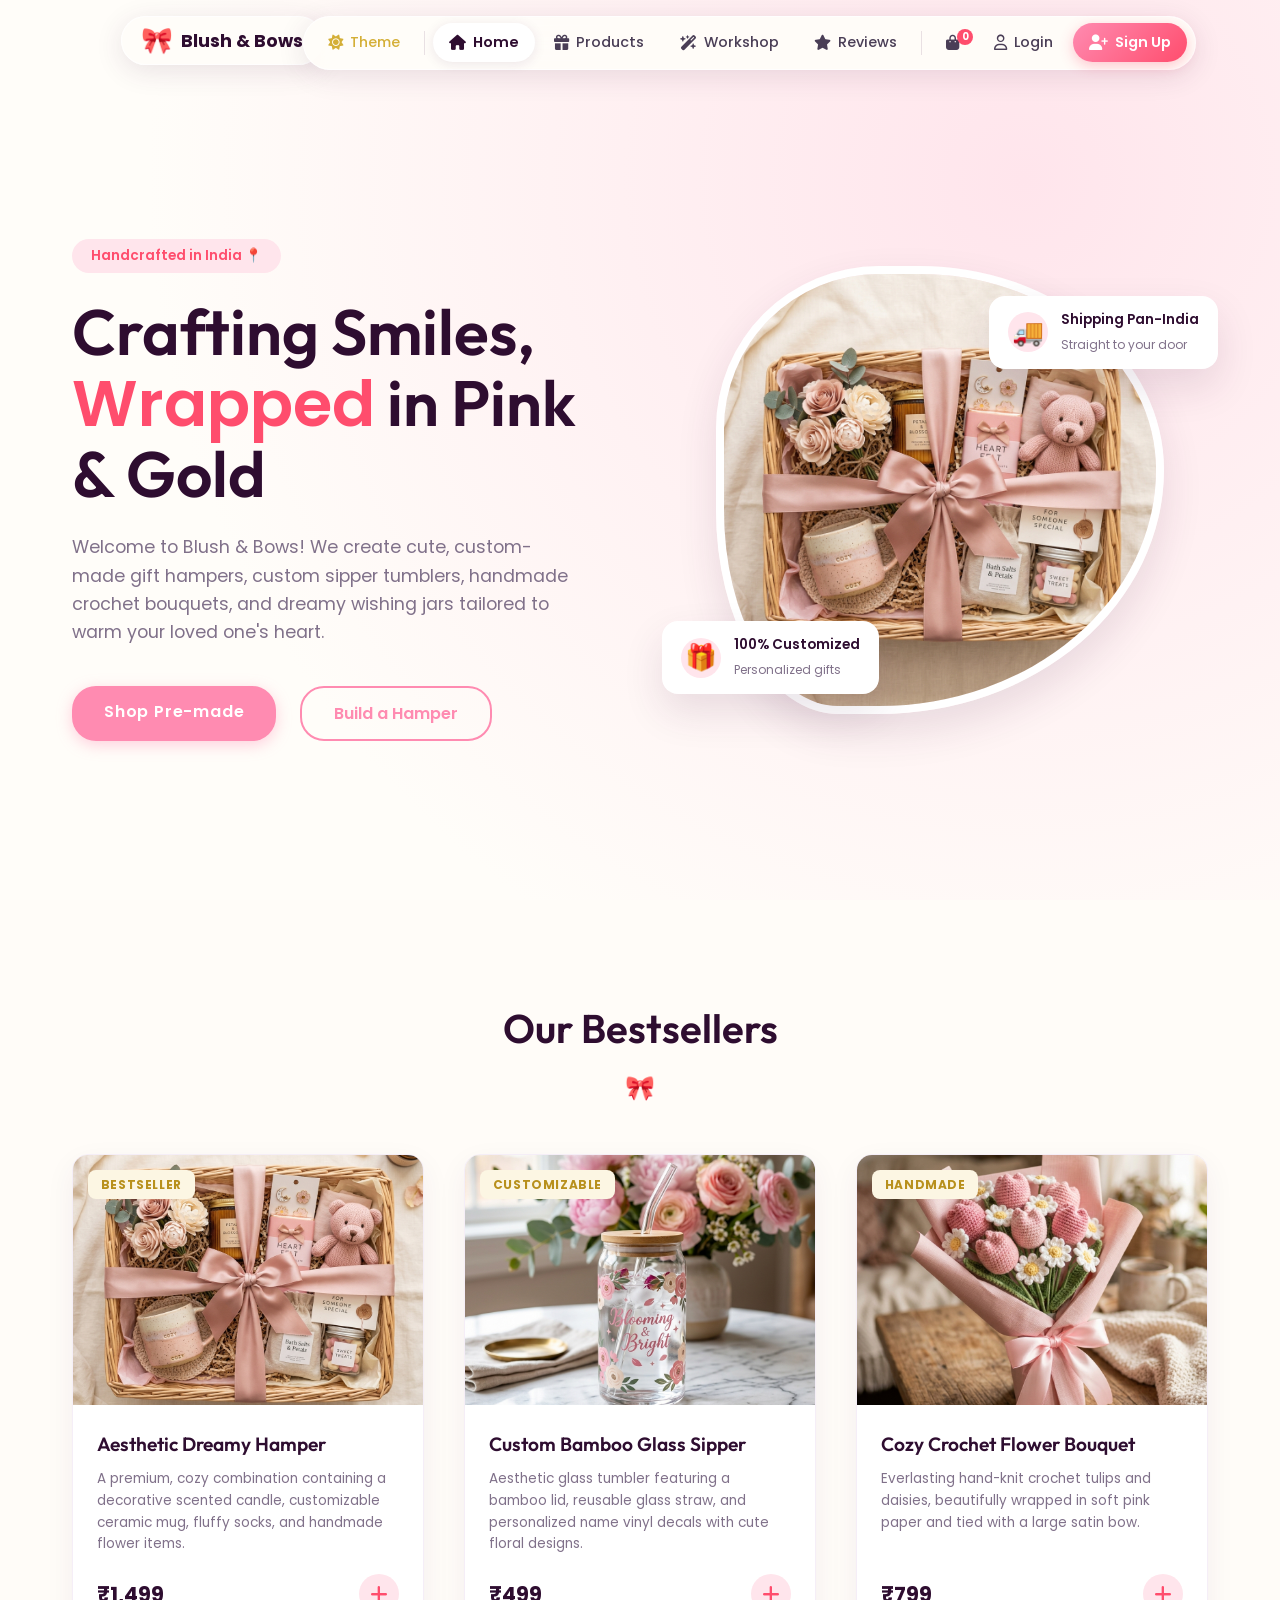
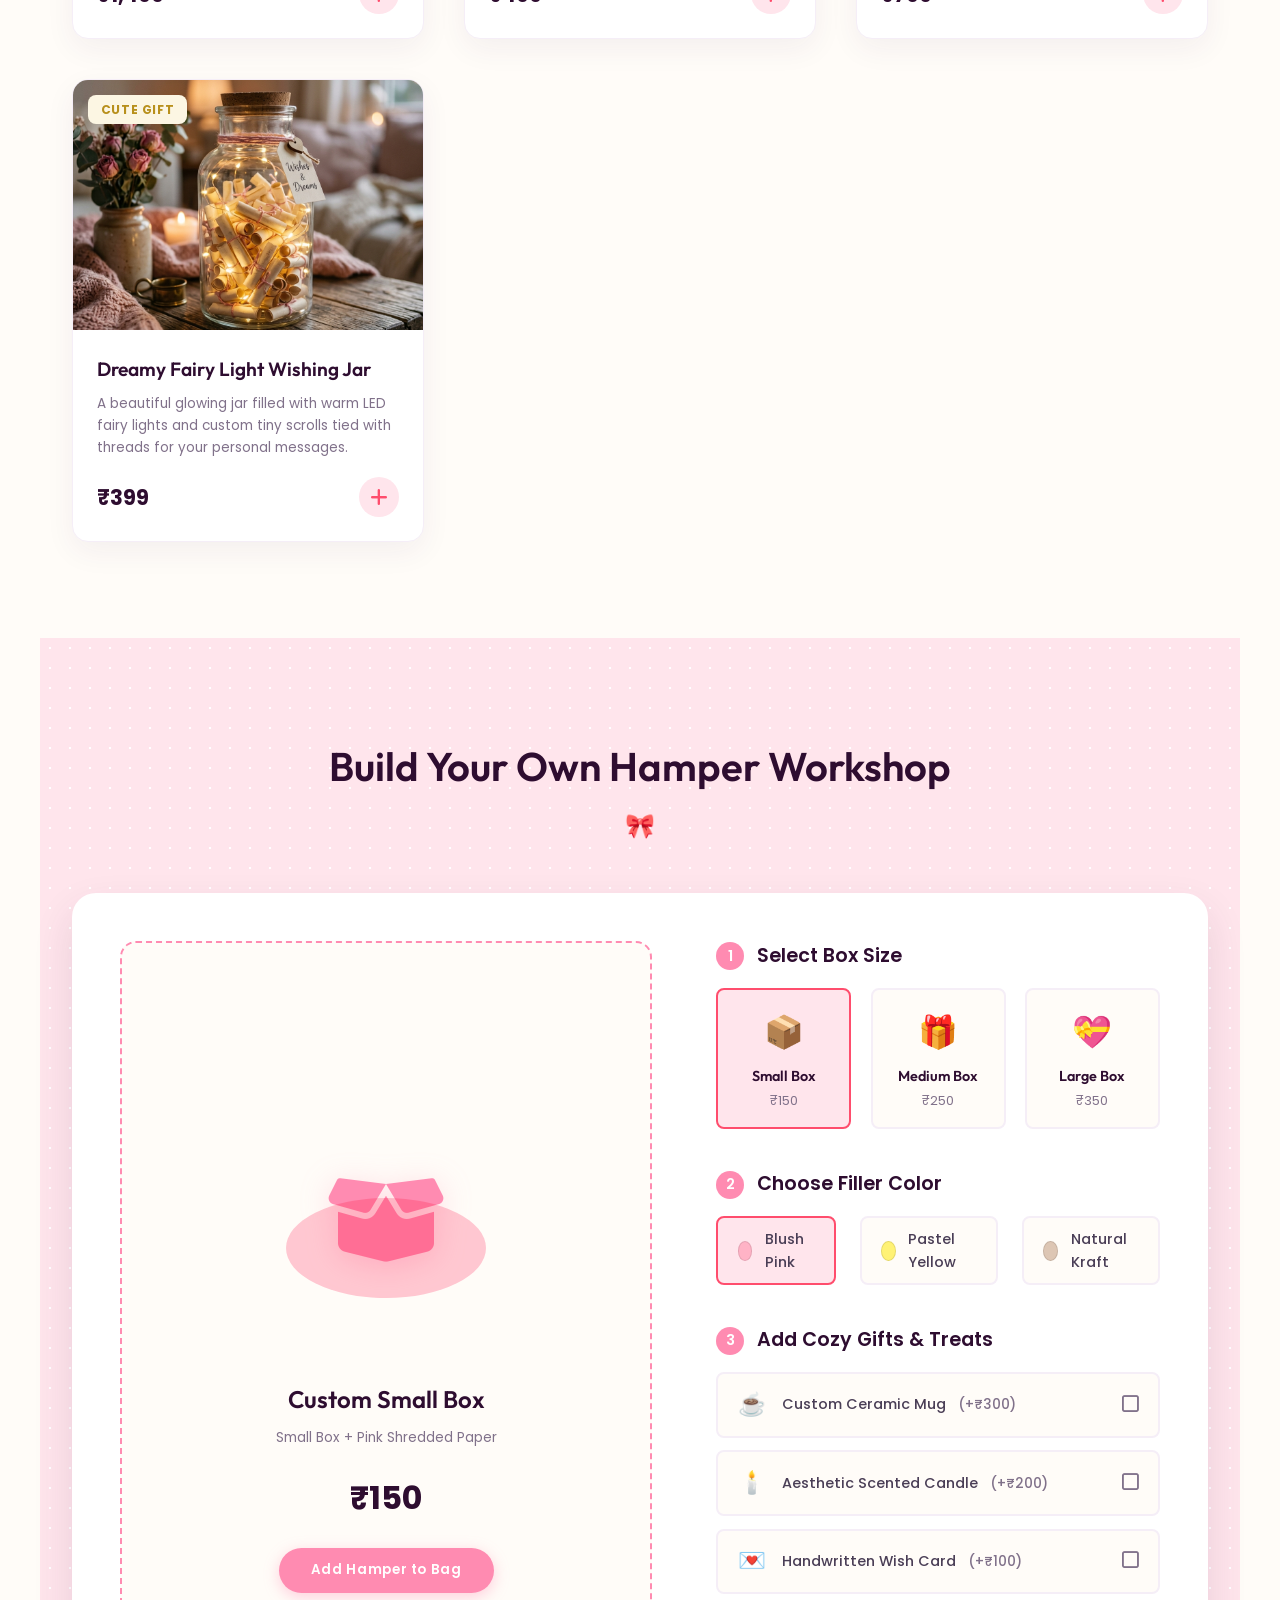
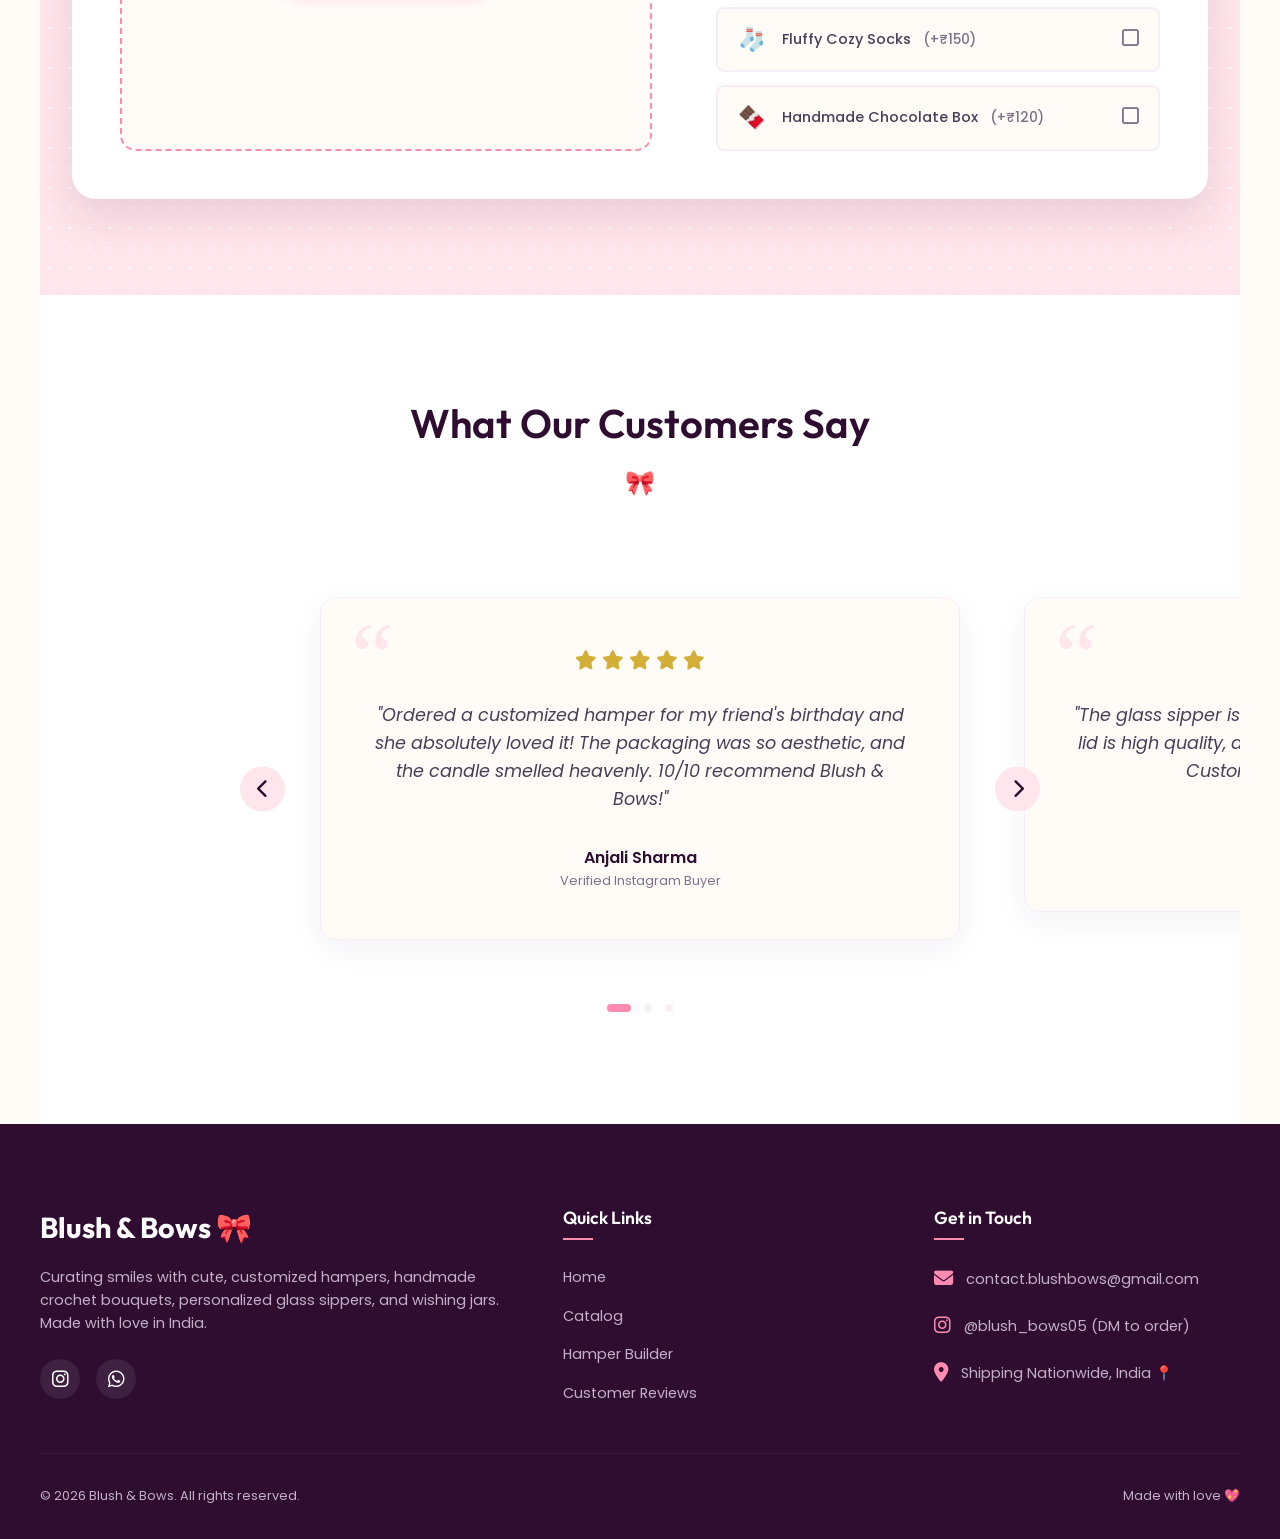
<file: index.html>
<!DOCTYPE html>
<html lang="en">

<head>
    <meta charset="UTF-8">
    <meta name="viewport" content="width=device-width, initial-scale=1.0">
    <meta name="description"
        content="Blush & Bows - Handcrafted gift hampers, customized sippers, crochet bouquets, and wishing jars made with love. Order customized gifts via DM.">
    <title>Blush & Bows 🎀 | Aesthetic Gift Hampers & Custom Gifting Store</title>
    <link rel="stylesheet" href="style.css">
    <!-- FontAwesome for icons -->
    <link rel="stylesheet" href="https://cdnjs.cloudflare.com/ajax/libs/font-awesome/6.4.0/css/all.min.css">
</head>

<body>
    <!-- FLOATING PILL NAVBAR -->
    <header id="main-header">
        <!-- Logo (top-left, always visible) -->
        <a href="#hero-section" class="nav-logo" id="header-logo">
            <span class="logo-icon">🎀</span>
            <span class="logo-text">Blush & Bows</span>
        </a>

        <!-- Floating Pill Nav -->
        <nav class="pill-nav" id="pill-nav" role="navigation" aria-label="Main Navigation">
            <div class="pill-nav-inner">
                <!-- Theme Toggle -->
                <button class="pill-nav-item pill-theme-btn" id="theme-toggle-btn" aria-label="Toggle Theme">
                    <i class="fa-solid fa-sun" id="theme-icon"></i>
                    <span class="pill-label">Theme</span>
                </button>
                <div class="pill-divider"></div>
                <a href="#hero-section" class="pill-nav-item active" id="nav-home">
                    <i class="fa-solid fa-house"></i>
                    <span class="pill-label">Home</span>
                </a>
                <a href="#products-section" class="pill-nav-item" id="nav-products">
                    <i class="fa-solid fa-gift"></i>
                    <span class="pill-label">Products</span>
                </a>
                <a href="#workshop-section" class="pill-nav-item" id="nav-workshop">
                    <i class="fa-solid fa-wand-magic-sparkles"></i>
                    <span class="pill-label">Workshop</span>
                </a>
                <a href="#reviews-section" class="pill-nav-item" id="nav-reviews">
                    <i class="fa-solid fa-star"></i>
                    <span class="pill-label">Reviews</span>
                </a>
                <div class="pill-divider"></div>
                <!-- Cart -->
                <button class="pill-nav-item pill-cart" id="cart-toggle-btn" aria-label="Open Shopping Cart">
                    <i class="fa-solid fa-bag-shopping"></i>
                    <span class="cart-badge" id="cart-counter">0</span>
                </button>
                <!-- Login / Profile -->
                <a href="./Register/register.html" class="pill-nav-item" id="user-profile-btn">
                    <i class="fa-regular fa-user"></i>
                    <span class="pill-label" id="profile-text">Login</span>
                </a>
                <!-- Sign Up -->
                <a href="./Register/register.html?mode=signup" class="pill-nav-item pill-signup" id="user-register-btn">
                    <i class="fa-solid fa-user-plus"></i>
                    <span class="pill-label" id="register-text">Sign Up</span>
                </a>
            </div>
        </nav>
    </header>

    <!-- HERO SECTION -->
    <section class="hero" id="hero-section">
        <div class="hero-grid">
            <div class="hero-content">
                <span class="hero-tag">Handcrafted in India 📍</span>
                <h1>Crafting Smiles, <span>Wrapped</span> in Pink & Gold</h1>
                <p>Welcome to Blush & Bows! We create cute, custom-made gift hampers, custom sipper tumblers, handmade
                    crochet bouquets, and dreamy wishing jars tailored to warm your loved one's heart.</p>
                <div class="hero-btns">
                    <a href="#products-section" class="btn-primary" id="hero-shop-now">Shop Pre-made</a>
                    <a href="#workshop-section" class="btn-outline" id="hero-build-custom">Build a Hamper</a>
                </div>
            </div>
            <div class="hero-image-container">
                <div class="hero-image-wrapper">
                    <img src="assets/hero_showcase.png" alt="Blush & Bows Aesthetic Gift Hamper"
                        id="hero-featured-image">
                </div>
                <div class="floating-badge badge-1" id="float-badge-gifts">
                    <div class="badge-icon">🎁</div>
                    <div class="badge-text">
                        <p>100% Customized</p>
                        <span>Personalized gifts</span>
                    </div>
                </div>
                <div class="floating-badge badge-2" id="float-badge-shipping">
                    <div class="badge-icon">🚚</div>
                    <div class="badge-text">
                        <p>Shipping Pan-India</p>
                        <span>Straight to your door</span>
                    </div>
                </div>
            </div>
        </div>
    </section>

    <!-- PRODUCT CATALOG -->
    <section class="section" id="products-section">
        <h2 class="section-title">Our Bestsellers</h2>
        <div class="product-grid" id="product-list-container">
            <!-- Product 1 -->
            <div class="product-card" data-id="p1">
                <div class="product-img-wrapper">
                    <img src="assets/hero_showcase.png" alt="Aesthetic Dreamy Hamper">
                    <span class="product-tag">Bestseller</span>
                </div>
                <div class="product-info">
                    <div>
                        <h3>Aesthetic Dreamy Hamper</h3>
                        <p class="product-desc">A premium, cozy combination containing a decorative scented candle,
                            customizable ceramic mug, fluffy socks, and handmade flower items.</p>
                    </div>
                    <div class="product-meta">
                        <span class="product-price">₹1,499</span>
                        <button class="add-to-cart-btn" aria-label="Add Aesthetic Dreamy Hamper to Cart">
                            <i class="fa-solid fa-plus"></i>
                        </button>
                    </div>
                </div>
            </div>
            <!-- Product 2 -->
            <div class="product-card" data-id="p2">
                <div class="product-img-wrapper">
                    <img src="assets/custom_sipper.png" alt="Custom Glass Sipper Cup">
                    <span class="product-tag">Customizable</span>
                </div>
                <div class="product-info">
                    <div>
                        <h3>Custom Bamboo Glass Sipper</h3>
                        <p class="product-desc">Aesthetic glass tumbler featuring a bamboo lid, reusable glass straw,
                            and personalized name vinyl decals with cute floral designs.</p>
                    </div>
                    <div class="product-meta">
                        <span class="product-price">₹499</span>
                        <button class="add-to-cart-btn" aria-label="Add Custom Glass Sipper to Cart">
                            <i class="fa-solid fa-plus"></i>
                        </button>
                    </div>
                </div>
            </div>
            <!-- Product 3 -->
            <div class="product-card" data-id="p3">
                <div class="product-img-wrapper">
                    <img src="assets/crochet_bouquet.png" alt="Handmade Crochet Flower Bouquet">
                    <span class="product-tag">Handmade</span>
                </div>
                <div class="product-info">
                    <div>
                        <h3>Cozy Crochet Flower Bouquet</h3>
                        <p class="product-desc">Everlasting hand-knit crochet tulips and daisies, beautifully wrapped in
                            soft pink paper and tied with a large satin bow.</p>
                    </div>
                    <div class="product-meta">
                        <span class="product-price">₹799</span>
                        <button class="add-to-cart-btn" aria-label="Add Cozy Crochet Flower Bouquet to Cart">
                            <i class="fa-solid fa-plus"></i>
                        </button>
                    </div>
                </div>
            </div>
            <!-- Product 4 -->
            <div class="product-card" data-id="p4">
                <div class="product-img-wrapper">
                    <img src="assets/gift_jar.png" alt="Fairy Light wishing jar">
                    <span class="product-tag">Cute Gift</span>
                </div>
                <div class="product-info">
                    <div>
                        <h3>Dreamy Fairy Light Wishing Jar</h3>
                        <p class="product-desc">A beautiful glowing jar filled with warm LED fairy lights and custom
                            tiny scrolls tied with threads for your personal messages.</p>
                    </div>
                    <div class="product-meta">
                        <span class="product-price">₹399</span>
                        <button class="add-to-cart-btn" aria-label="Add Dreamy Fairy Light Wishing Jar to Cart">
                            <i class="fa-solid fa-plus"></i>
                        </button>
                    </div>
                </div>
            </div>
        </div>
    </section>

    <!-- CUSTOM BUILDER WORKSHOP -->
    <section class="section workshop" id="workshop-section">
        <h2 class="section-title">Build Your Own Hamper Workshop</h2>
        <div class="workshop-container">
            <!-- Left Side: Real-time Preview -->
            <div class="workshop-preview" id="hamper-live-preview">
                <div class="preview-box">
                    <span class="preview-box-icon" id="preview-box-emoji"><i class="fa-solid fa-box-open"></i></span>
                    <div class="preview-filler" id="preview-filler-paper"></div>
                    <div class="preview-addons" id="preview-addons-container">
                        <!-- Addon emojis loaded dynamically by JS -->
                    </div>
                </div>
                <div class="preview-details">
                    <h3 id="preview-hamper-title">Custom Blush Hamper</h3>
                    <p class="preview-summary" id="preview-hamper-summary">Small Box + Pink Filler paper</p>
                    <div class="preview-total" id="preview-hamper-total">₹150</div>
                    <button class="btn-primary" id="add-custom-hamper-btn">Add Hamper to Bag</button>
                </div>
            </div>

            <!-- Right Side: Customizing Steps -->
            <div class="workshop-steps">
                <!-- Step 1: Choose Box -->
                <div class="step-wrapper" id="workshop-step-1">
                    <div class="step-indicator">
                        <span class="step-number">1</span>
                        <span>Select Box Size</span>
                    </div>
                    <div class="option-grid" id="box-options-grid">
                        <div class="option-card active" data-type="box" data-id="box-small" data-name="Small Box"
                            data-price="150" data-emoji="📦">
                            <div class="option-icon">📦</div>
                            <h4>Small Box</h4>
                            <p>₹150</p>
                        </div>
                        <div class="option-card" data-type="box" data-id="box-medium" data-name="Medium Box"
                            data-price="250" data-emoji="🎁">
                            <div class="option-icon">🎁</div>
                            <h4>Medium Box</h4>
                            <p>₹250</p>
                        </div>
                        <div class="option-card" data-type="box" data-id="box-large" data-name="Large Box"
                            data-price="350" data-emoji="💝">
                            <div class="option-icon">💝</div>
                            <h4>Large Box</h4>
                            <p>₹350</p>
                        </div>
                    </div>
                </div>

                <!-- Step 2: Select Filler -->
                <div class="step-wrapper" id="workshop-step-2">
                    <div class="step-indicator">
                        <span class="step-number">2</span>
                        <span>Choose Filler Color</span>
                    </div>
                    <div class="color-options" id="filler-options-grid">
                        <div class="color-card active" data-type="filler" data-id="filler-pink"
                            data-name="Pink Shredded Paper" data-color="#ffb3c6">
                            <div class="color-dot" style="background-color: #ffb3c6;"></div>
                            <span>Blush Pink</span>
                        </div>
                        <div class="color-card" data-type="filler" data-id="filler-yellow"
                            data-name="Yellow Shredded Paper" data-color="#fff275">
                            <div class="color-dot" style="background-color: #fff275;"></div>
                            <span>Pastel Yellow</span>
                        </div>
                        <div class="color-card" data-type="filler" data-id="filler-kraft"
                            data-name="Natural Kraft Paper" data-color="#ddc6b4">
                            <div class="color-dot" style="background-color: #ddc6b4;"></div>
                            <span>Natural Kraft</span>
                        </div>
                    </div>
                </div>

                <!-- Step 3: Add Items -->
                <div class="step-wrapper" id="workshop-step-3">
                    <div class="step-indicator">
                        <span class="step-number">3</span>
                        <span>Add Cozy Gifts & Treats</span>
                    </div>
                    <div class="addon-list" id="addons-list-container">
                        <div class="addon-item" data-type="addon" data-id="addon-mug" data-name="Custom Ceramic Mug"
                            data-price="300" data-emoji="☕">
                            <div class="addon-details">
                                <span class="addon-emoji">☕</span>
                                <span class="addon-name">Custom Ceramic Mug <span
                                        class="addon-price">(+₹300)</span></span>
                            </div>
                            <span class="checkbox-icon"><i class="fa-regular fa-square"></i></span>
                        </div>
                        <div class="addon-item" data-type="addon" data-id="addon-candle"
                            data-name="Aesthetic Scented Candle" data-price="200" data-emoji="🕯️">
                            <div class="addon-details">
                                <span class="addon-emoji">🕯️</span>
                                <span class="addon-name">Aesthetic Scented Candle <span
                                        class="addon-price">(+₹200)</span></span>
                            </div>
                            <span class="checkbox-icon"><i class="fa-regular fa-square"></i></span>
                        </div>
                        <div class="addon-item" data-type="addon" data-id="addon-card" data-name="Handwritten Wish Card"
                            data-price="100" data-emoji="💌">
                            <div class="addon-details">
                                <span class="addon-emoji">💌</span>
                                <span class="addon-name">Handwritten Wish Card <span
                                        class="addon-price">(+₹100)</span></span>
                            </div>
                            <span class="checkbox-icon"><i class="fa-regular fa-square"></i></span>
                        </div>
                        <div class="addon-item" data-type="addon" data-id="addon-socks" data-name="Fluffy Cozy Socks"
                            data-price="150" data-emoji="🧦">
                            <div class="addon-details">
                                <span class="addon-emoji">🧦</span>
                                <span class="addon-name">Fluffy Cozy Socks <span
                                        class="addon-price">(+₹150)</span></span>
                            </div>
                            <span class="checkbox-icon"><i class="fa-regular fa-square"></i></span>
                        </div>
                        <div class="addon-item" data-type="addon" data-id="addon-chocolates"
                            data-name="Handmade Chocolate Box" data-price="120" data-emoji="🍫">
                            <div class="addon-details">
                                <span class="addon-emoji">🍫</span>
                                <span class="addon-name">Handmade Chocolate Box <span
                                        class="addon-price">(+₹120)</span></span>
                            </div>
                            <span class="checkbox-icon"><i class="fa-regular fa-square"></i></span>
                        </div>
                    </div>
                </div>
            </div>
        </div>
    </section>

    <!-- CUSTOMER REVIEWS CAROUSEL -->
    <section class="section reviews-section" id="reviews-section">
        <h2 class="section-title">What Our Customers Say</h2>
        <div class="reviews-carousel-container">
            <div class="reviews-carousel" id="reviews-slider-track">
                <!-- Slide 1 -->
                <div class="review-slide">
                    <div class="review-card">
                        <div class="stars">
                            <i class="fa-solid fa-star"></i>
                            <i class="fa-solid fa-star"></i>
                            <i class="fa-solid fa-star"></i>
                            <i class="fa-solid fa-star"></i>
                            <i class="fa-solid fa-star"></i>
                        </div>
                        <p class="review-text">"Ordered a customized hamper for my friend's birthday and she absolutely
                            loved it! The packaging was so aesthetic, and the candle smelled heavenly. 10/10 recommend
                            Blush & Bows!"</p>
                        <p class="reviewer-name">Anjali Sharma</p>
                        <p class="reviewer-desc">Verified Instagram Buyer</p>
                    </div>
                </div>
                <!-- Slide 2 -->
                <div class="review-slide">
                    <div class="review-card">
                        <div class="stars">
                            <i class="fa-solid fa-star"></i>
                            <i class="fa-solid fa-star"></i>
                            <i class="fa-solid fa-star"></i>
                            <i class="fa-solid fa-star"></i>
                            <i class="fa-solid fa-star"></i>
                        </div>
                        <p class="review-text">"The glass sipper is literally my favorite cup now. The bamboo lid is
                            high quality, and the name decals are printed so neatly. Customer service was super sweet!"
                        </p>
                        <p class="reviewer-name">Riya Goel</p>
                        <p class="reviewer-desc">Custom Sipper Buyer</p>
                    </div>
                </div>
                <!-- Slide 3 -->
                <div class="review-slide">
                    <div class="review-card">
                        <div class="stars">
                            <i class="fa-solid fa-star"></i>
                            <i class="fa-solid fa-star"></i>
                            <i class="fa-solid fa-star"></i>
                            <i class="fa-solid fa-star"></i>
                            <i class="fa-solid fa-star"></i>
                        </div>
                        <p class="review-text">"I ordered a crochet tulip bouquet as an anniversary gift. It is
                            beautifully crafted and won't ever fade. A wonderful alternative to real flowers. Super
                            prompt delivery."</p>
                        <p class="reviewer-name">Aditya Sen</p>
                        <p class="reviewer-desc">Gift Buyer</p>
                    </div>
                </div>
            </div>

            <!-- Slider controls -->
            <button class="carousel-btn prev" id="slider-prev-btn" aria-label="Previous Review"><i
                    class="fa-solid fa-chevron-left"></i></button>
            <button class="carousel-btn next" id="slider-next-btn" aria-label="Next Review"><i
                    class="fa-solid fa-chevron-right"></i></button>

            <!-- Dots indicator -->
            <div class="carousel-dots" id="carousel-dots-container">
                <span class="dot active" data-index="0"></span>
                <span class="dot" data-index="1"></span>
                <span class="dot" data-index="2"></span>
            </div>
        </div>
    </section>

    <!-- FOOTER -->
    <footer id="main-footer">
        <div class="footer-grid">
            <div class="footer-brand">
                <h2>Blush & Bows 🎀</h2>
                <p>Curating smiles with cute, customized hampers, handmade crochet bouquets, personalized glass sippers,
                    and wishing jars. Made with love in India.</p>
                <div class="social-links">
                    <a href="https://www.instagram.com/blush_bows05/" class="social-link" target="_blank"
                        aria-label="Follow us on Instagram"><i class="fa-brands fa-instagram"></i></a>
                    <a href="#" class="social-link" aria-label="Contact us via WhatsApp"><i
                            class="fa-brands fa-whatsapp"></i></a>
                </div>
            </div>
            <div class="footer-col">
                <h3>Quick Links</h3>
                <ul>
                    <li><a href="#hero-section">Home</a></li>
                    <li><a href="#products-section">Catalog</a></li>
                    <li><a href="#workshop-section">Hamper Builder</a></li>
                    <li><a href="#reviews-section">Customer Reviews</a></li>
                </ul>
            </div>
            <div class="footer-col">
                <h3>Get in Touch</h3>
                <div class="footer-contact-item">
                    <span><i class="fa-solid fa-envelope"></i></span>
                    <p>contact.blushbows@gmail.com</p>
                </div>
                <div class="footer-contact-item">
                    <span><i class="fa-brands fa-instagram"></i></span>
                    <p>@blush_bows05 (DM to order)</p>
                </div>
                <div class="footer-contact-item">
                    <span><i class="fa-solid fa-location-dot"></i></span>
                    <p>Shipping Nationwide, India 📍</p>
                </div>
            </div>
        </div>
        <div class="footer-bottom">
            <p>&copy; 2026 Blush & Bows. All rights reserved.</p>
            <p>Made with love 💖</p>
        </div>
    </footer>

    <!-- SHOPPING CART DRAWER -->
    <div class="cart-overlay" id="shopping-cart-overlay">
        <div class="cart-drawer" id="shopping-cart-drawer">
            <div class="cart-header">
                <h2>Your Shopping Bag 🛍️</h2>
                <button class="close-cart-btn" id="close-cart-drawer-btn" aria-label="Close Shopping Cart"><i
                        class="fa-solid fa-xmark"></i></button>
            </div>
            <!-- Cart Content -->
            <div class="cart-items" id="cart-items-container">
                <!-- Cart Empty Message -->
                <div class="cart-empty-message" id="cart-empty-state">
                    <span class="cart-empty-icon">🧸</span>
                    <p>Your bag is empty. Start adding some cute items or build your own custom hamper!</p>
                </div>
                <!-- Cart items list dynamically injected here -->
            </div>
            <!-- Cart Footer -->
            <div class="cart-footer">
                <div class="cart-summary-line">
                    <span>Subtotal</span>
                    <span id="cart-subtotal">₹0</span>
                </div>
                <div class="cart-summary-line">
                    <span>Estimated Shipping</span>
                    <span id="cart-shipping">Free</span>
                </div>
                <div class="cart-summary-line total">
                    <span>Grand Total</span>
                    <span id="cart-grandtotal">₹0</span>
                </div>
                <!-- Custom Gift Note -->
                <div class="gift-note-wrapper">
                    <label for="cart-gift-note">Add a custom gift note: 💌</label>
                    <textarea id="cart-gift-note"
                        placeholder="Write a sweet message to go with your gift..."></textarea>
                </div>
                <!-- Checkout -->
                <button class="btn-primary checkout-btn" id="cart-checkout-btn">
                    <i class="fa-brands fa-whatsapp"></i> Order via WhatsApp
                </button>
            </div>
        </div>
    </div>

    <!-- JS Core -->
    <script src="logics.js"></script>
</body>

</html>
</file>
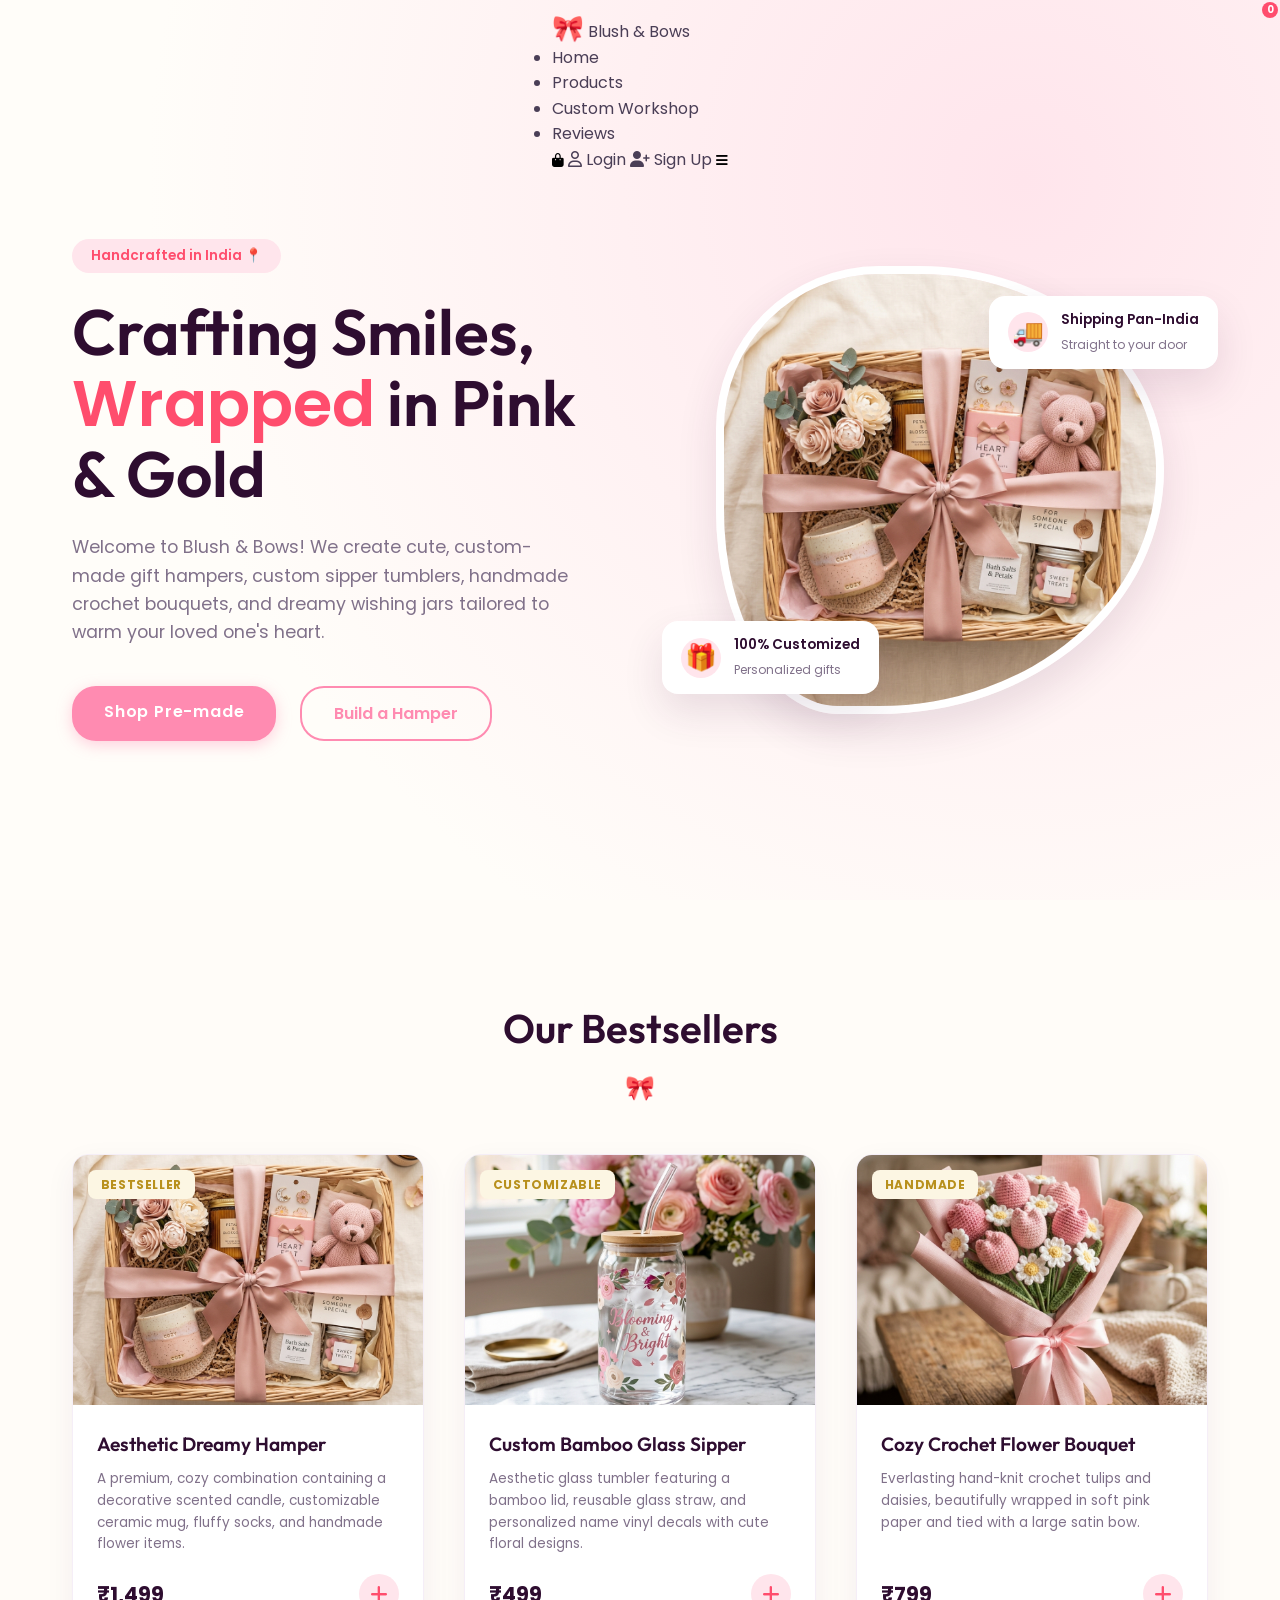
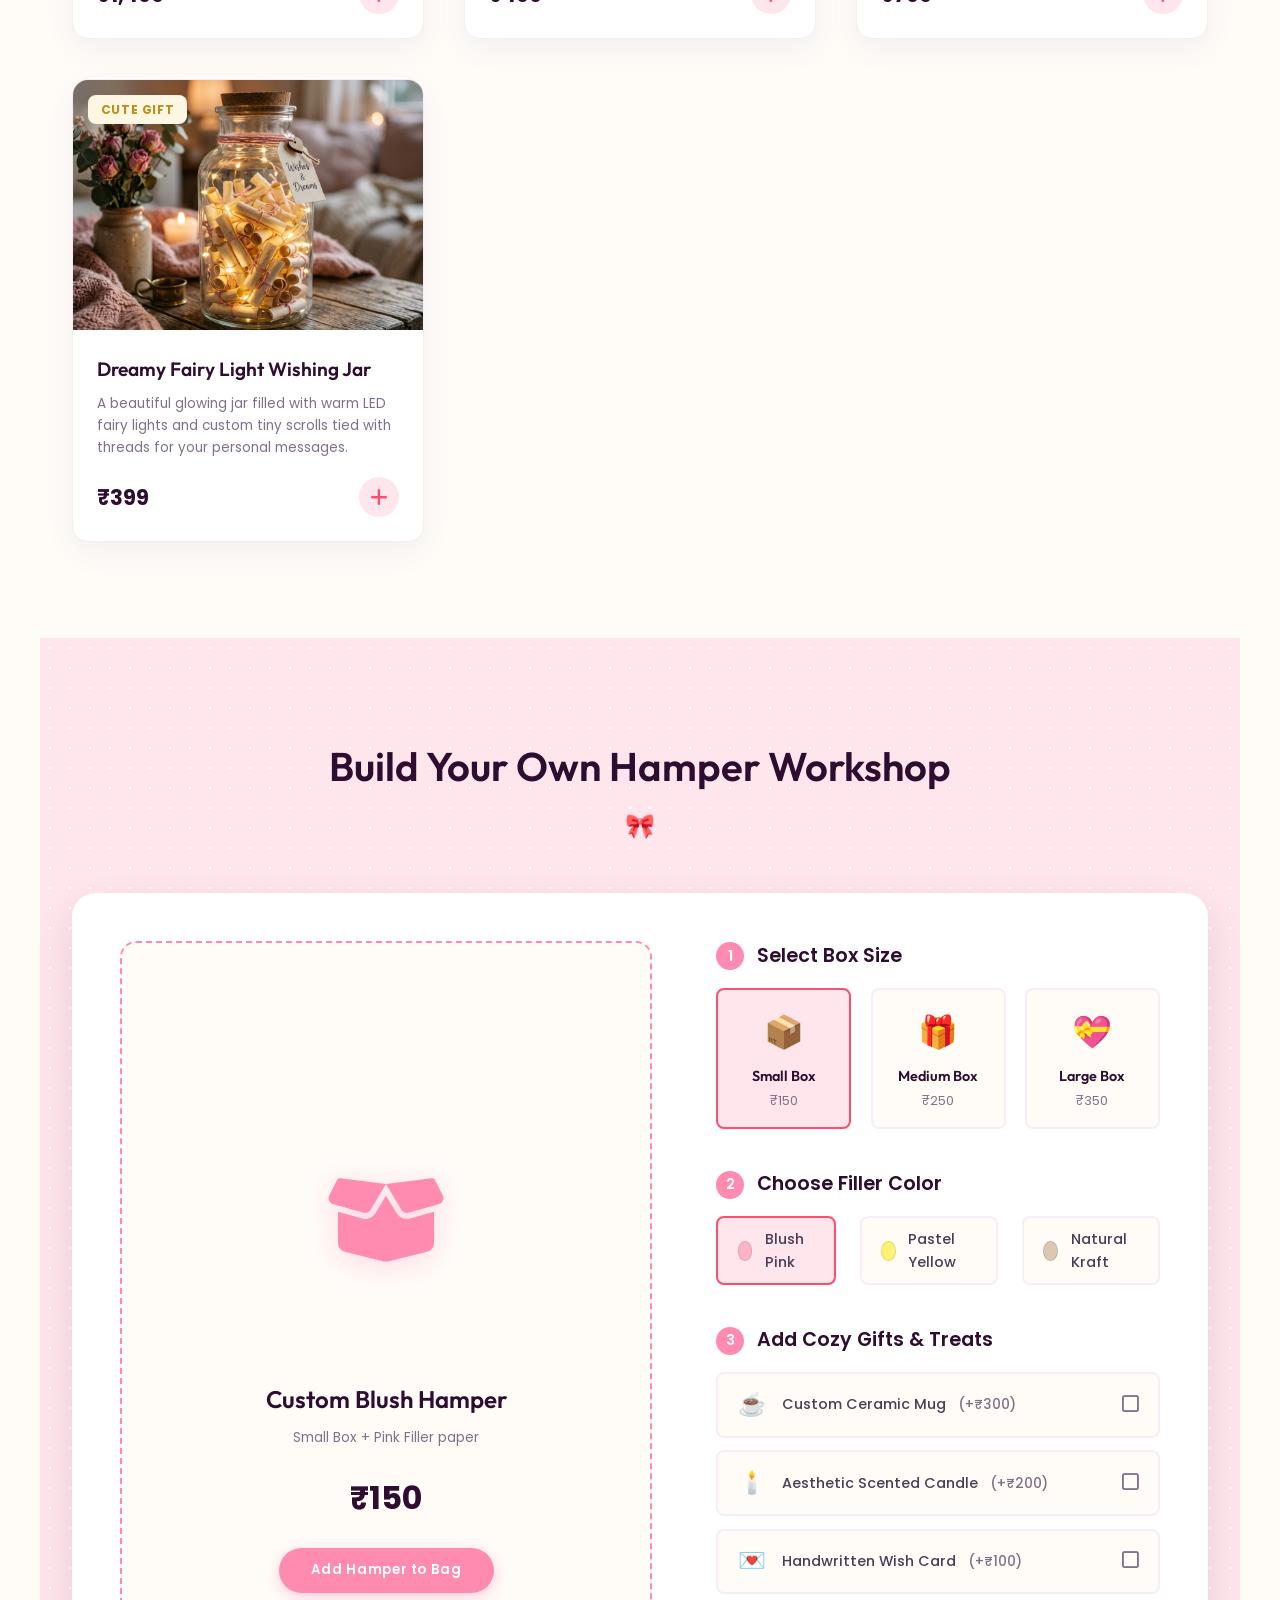
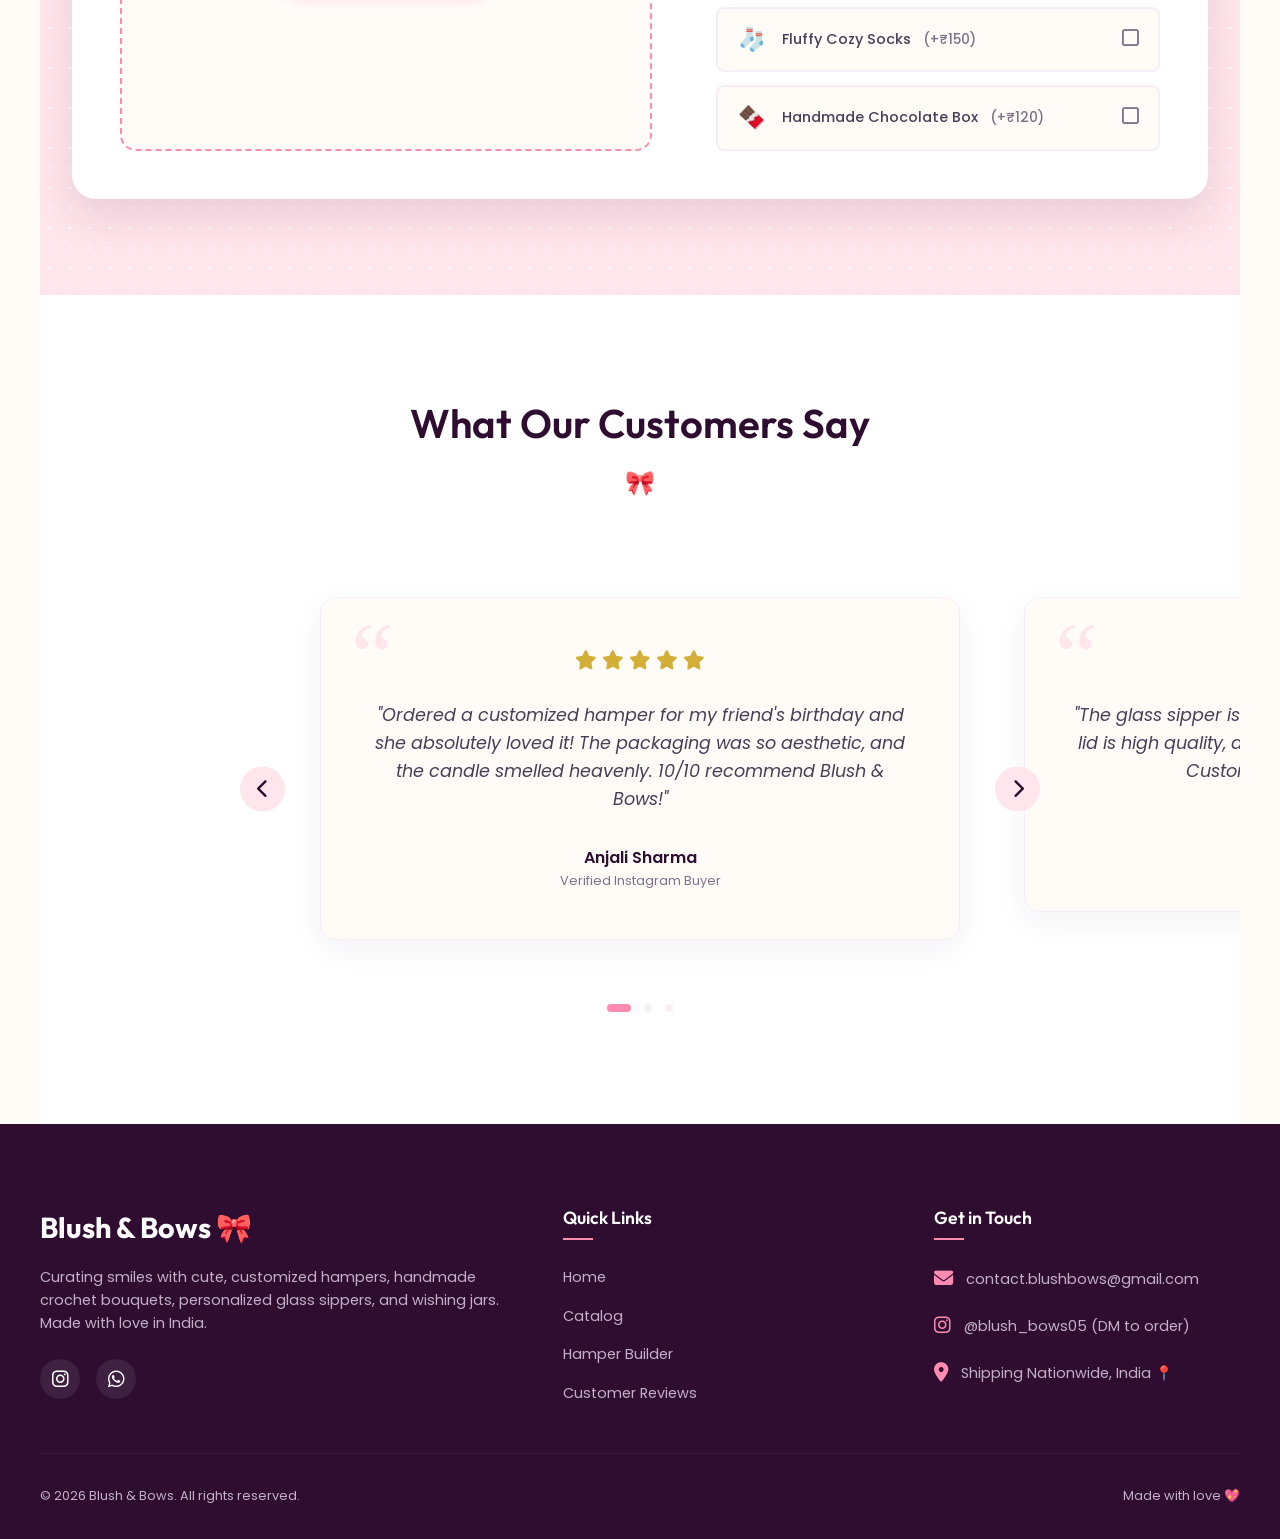
<file: main.html>
<!DOCTYPE html>
<html lang="en">

<head>
    <meta charset="UTF-8">
    <meta name="viewport" content="width=device-width, initial-scale=1.0">
    <meta name="description"
        content="Blush & Bows - Handcrafted gift hampers, customized sippers, crochet bouquets, and wishing jars made with love. Order customized gifts via DM.">
    <title>Blush & Bows 🎀 | Aesthetic Gift Hampers & Custom Gifting Store</title>
    <link rel="stylesheet" href="style.css">
    <!-- FontAwesome for icons -->
    <link rel="stylesheet" href="https://cdnjs.cloudflare.com/ajax/libs/font-awesome/6.4.0/css/all.min.css">
</head>

<body>
    <!-- HEADER -->
    <header id="main-header">
        <div class="nav-container">
            <a href="#" class="logo" id="header-logo">
                <span class="logo-icon">🎀</span>
                <span>Blush & Bows</span>
            </a>
            <ul class="nav-links" id="navigation-menu">
                <li><a href="#hero-section" class="active" id="nav-home">Home</a></li>
                <li><a href="#products-section" id="nav-products">Products</a></li>
                <li><a href="#workshop-section" id="nav-workshop">Custom Workshop</a></li>
                <li><a href="#reviews-section" id="nav-reviews">Reviews</a></li>
            </ul>
            <div class="nav-actions">
                <button class="cart-btn" id="cart-toggle-btn" aria-label="Open Shopping Cart">
                    <i class="fa-solid fa-bag-shopping"></i>
                    <span class="cart-badge" id="cart-counter">0</span>
                </button>
                <a href="./Register/register.html" class="profile-btn" id="user-profile-btn">
                    <i class="fa-regular fa-user"></i>
                    <span id="profile-text">Login</span>
                </a>
                <a href="./Register/register.html?mode=signup" class="profile-btn" id="user-register-btn">
                    <i class="fa-solid fa-user-plus"></i>
                    <span id="register-text">Sign Up</span>
                </a>
                <button class="hamburger" id="mobile-menu-btn" aria-label="Open Navigation Menu">
                    <i class="fa-solid fa-bars"></i>
                </button>
            </div>
        </div>
    </header>

    <!-- HERO SECTION -->
    <section class="hero" id="hero-section">
        <div class="hero-grid">
            <div class="hero-content">
                <span class="hero-tag">Handcrafted in India 📍</span>
                <h1>Crafting Smiles, <span>Wrapped</span> in Pink & Gold</h1>
                <p>Welcome to Blush & Bows! We create cute, custom-made gift hampers, custom sipper tumblers, handmade
                    crochet bouquets, and dreamy wishing jars tailored to warm your loved one's heart.</p>
                <div class="hero-btns">
                    <a href="#products-section" class="btn-primary" id="hero-shop-now">Shop Pre-made</a>
                    <a href="#workshop-section" class="btn-outline" id="hero-build-custom">Build a Hamper</a>
                </div>
            </div>
            <div class="hero-image-container">
                <div class="hero-image-wrapper">
                    <img src="assets/hero_showcase.png" alt="Blush & Bows Aesthetic Gift Hamper"
                        id="hero-featured-image">
                </div>
                <div class="floating-badge badge-1" id="float-badge-gifts">
                    <div class="badge-icon">🎁</div>
                    <div class="badge-text">
                        <p>100% Customized</p>
                        <span>Personalized gifts</span>
                    </div>
                </div>
                <div class="floating-badge badge-2" id="float-badge-shipping">
                    <div class="badge-icon">🚚</div>
                    <div class="badge-text">
                        <p>Shipping Pan-India</p>
                        <span>Straight to your door</span>
                    </div>
                </div>
            </div>
        </div>
    </section>

    <!-- PRODUCT CATALOG -->
    <section class="section" id="products-section">
        <h2 class="section-title">Our Bestsellers</h2>
        <div class="product-grid" id="product-list-container">
            <!-- Product 1 -->
            <div class="product-card" data-id="p1">
                <div class="product-img-wrapper">
                    <img src="assets/hero_showcase.png" alt="Aesthetic Dreamy Hamper">
                    <span class="product-tag">Bestseller</span>
                </div>
                <div class="product-info">
                    <div>
                        <h3>Aesthetic Dreamy Hamper</h3>
                        <p class="product-desc">A premium, cozy combination containing a decorative scented candle,
                            customizable ceramic mug, fluffy socks, and handmade flower items.</p>
                    </div>
                    <div class="product-meta">
                        <span class="product-price">₹1,499</span>
                        <button class="add-to-cart-btn" aria-label="Add Aesthetic Dreamy Hamper to Cart">
                            <i class="fa-solid fa-plus"></i>
                        </button>
                    </div>
                </div>
            </div>
            <!-- Product 2 -->
            <div class="product-card" data-id="p2">
                <div class="product-img-wrapper">
                    <img src="assets/custom_sipper.png" alt="Custom Glass Sipper Cup">
                    <span class="product-tag">Customizable</span>
                </div>
                <div class="product-info">
                    <div>
                        <h3>Custom Bamboo Glass Sipper</h3>
                        <p class="product-desc">Aesthetic glass tumbler featuring a bamboo lid, reusable glass straw,
                            and personalized name vinyl decals with cute floral designs.</p>
                    </div>
                    <div class="product-meta">
                        <span class="product-price">₹499</span>
                        <button class="add-to-cart-btn" aria-label="Add Custom Glass Sipper to Cart">
                            <i class="fa-solid fa-plus"></i>
                        </button>
                    </div>
                </div>
            </div>
            <!-- Product 3 -->
            <div class="product-card" data-id="p3">
                <div class="product-img-wrapper">
                    <img src="assets/crochet_bouquet.png" alt="Handmade Crochet Flower Bouquet">
                    <span class="product-tag">Handmade</span>
                </div>
                <div class="product-info">
                    <div>
                        <h3>Cozy Crochet Flower Bouquet</h3>
                        <p class="product-desc">Everlasting hand-knit crochet tulips and daisies, beautifully wrapped in
                            soft pink paper and tied with a large satin bow.</p>
                    </div>
                    <div class="product-meta">
                        <span class="product-price">₹799</span>
                        <button class="add-to-cart-btn" aria-label="Add Cozy Crochet Flower Bouquet to Cart">
                            <i class="fa-solid fa-plus"></i>
                        </button>
                    </div>
                </div>
            </div>
            <!-- Product 4 -->
            <div class="product-card" data-id="p4">
                <div class="product-img-wrapper">
                    <img src="assets/gift_jar.png" alt="Fairy Light wishing jar">
                    <span class="product-tag">Cute Gift</span>
                </div>
                <div class="product-info">
                    <div>
                        <h3>Dreamy Fairy Light Wishing Jar</h3>
                        <p class="product-desc">A beautiful glowing jar filled with warm LED fairy lights and custom
                            tiny scrolls tied with threads for your personal messages.</p>
                    </div>
                    <div class="product-meta">
                        <span class="product-price">₹399</span>
                        <button class="add-to-cart-btn" aria-label="Add Dreamy Fairy Light Wishing Jar to Cart">
                            <i class="fa-solid fa-plus"></i>
                        </button>
                    </div>
                </div>
            </div>
        </div>
    </section>

    <!-- CUSTOM BUILDER WORKSHOP -->
    <section class="section workshop" id="workshop-section">
        <h2 class="section-title">Build Your Own Hamper Workshop</h2>
        <div class="workshop-container">
            <!-- Left Side: Real-time Preview -->
            <div class="workshop-preview" id="hamper-live-preview">
                <div class="preview-box">
                    <span class="preview-box-icon" id="preview-box-emoji"><i class="fa-solid fa-box-open"></i></span>
                    <div class="preview-filler" id="preview-filler-paper"></div>
                    <div class="preview-addons" id="preview-addons-container">
                        <!-- Addon emojis loaded dynamically by JS -->
                    </div>
                </div>
                <div class="preview-details">
                    <h3 id="preview-hamper-title">Custom Blush Hamper</h3>
                    <p class="preview-summary" id="preview-hamper-summary">Small Box + Pink Filler paper</p>
                    <div class="preview-total" id="preview-hamper-total">₹150</div>
                    <button class="btn-primary" id="add-custom-hamper-btn">Add Hamper to Bag</button>
                </div>
            </div>

            <!-- Right Side: Customizing Steps -->
            <div class="workshop-steps">
                <!-- Step 1: Choose Box -->
                <div class="step-wrapper" id="workshop-step-1">
                    <div class="step-indicator">
                        <span class="step-number">1</span>
                        <span>Select Box Size</span>
                    </div>
                    <div class="option-grid" id="box-options-grid">
                        <div class="option-card active" data-type="box" data-id="box-small" data-name="Small Box"
                            data-price="150" data-emoji="📦">
                            <div class="option-icon">📦</div>
                            <h4>Small Box</h4>
                            <p>₹150</p>
                        </div>
                        <div class="option-card" data-type="box" data-id="box-medium" data-name="Medium Box"
                            data-price="250" data-emoji="🎁">
                            <div class="option-icon">🎁</div>
                            <h4>Medium Box</h4>
                            <p>₹250</p>
                        </div>
                        <div class="option-card" data-type="box" data-id="box-large" data-name="Large Box"
                            data-price="350" data-emoji="💝">
                            <div class="option-icon">💝</div>
                            <h4>Large Box</h4>
                            <p>₹350</p>
                        </div>
                    </div>
                </div>

                <!-- Step 2: Select Filler -->
                <div class="step-wrapper" id="workshop-step-2">
                    <div class="step-indicator">
                        <span class="step-number">2</span>
                        <span>Choose Filler Color</span>
                    </div>
                    <div class="color-options" id="filler-options-grid">
                        <div class="color-card active" data-type="filler" data-id="filler-pink"
                            data-name="Pink Shredded Paper" data-color="#ffb3c6">
                            <div class="color-dot" style="background-color: #ffb3c6;"></div>
                            <span>Blush Pink</span>
                        </div>
                        <div class="color-card" data-type="filler" data-id="filler-yellow"
                            data-name="Yellow Shredded Paper" data-color="#fff275">
                            <div class="color-dot" style="background-color: #fff275;"></div>
                            <span>Pastel Yellow</span>
                        </div>
                        <div class="color-card" data-type="filler" data-id="filler-kraft"
                            data-name="Natural Kraft Paper" data-color="#ddc6b4">
                            <div class="color-dot" style="background-color: #ddc6b4;"></div>
                            <span>Natural Kraft</span>
                        </div>
                    </div>
                </div>

                <!-- Step 3: Add Items -->
                <div class="step-wrapper" id="workshop-step-3">
                    <div class="step-indicator">
                        <span class="step-number">3</span>
                        <span>Add Cozy Gifts & Treats</span>
                    </div>
                    <div class="addon-list" id="addons-list-container">
                        <div class="addon-item" data-type="addon" data-id="addon-mug" data-name="Custom Ceramic Mug"
                            data-price="300" data-emoji="☕">
                            <div class="addon-details">
                                <span class="addon-emoji">☕</span>
                                <span class="addon-name">Custom Ceramic Mug <span
                                        class="addon-price">(+₹300)</span></span>
                            </div>
                            <span class="checkbox-icon"><i class="fa-regular fa-square"></i></span>
                        </div>
                        <div class="addon-item" data-type="addon" data-id="addon-candle"
                            data-name="Aesthetic Scented Candle" data-price="200" data-emoji="🕯️">
                            <div class="addon-details">
                                <span class="addon-emoji">🕯️</span>
                                <span class="addon-name">Aesthetic Scented Candle <span
                                        class="addon-price">(+₹200)</span></span>
                            </div>
                            <span class="checkbox-icon"><i class="fa-regular fa-square"></i></span>
                        </div>
                        <div class="addon-item" data-type="addon" data-id="addon-card" data-name="Handwritten Wish Card"
                            data-price="100" data-emoji="💌">
                            <div class="addon-details">
                                <span class="addon-emoji">💌</span>
                                <span class="addon-name">Handwritten Wish Card <span
                                        class="addon-price">(+₹100)</span></span>
                            </div>
                            <span class="checkbox-icon"><i class="fa-regular fa-square"></i></span>
                        </div>
                        <div class="addon-item" data-type="addon" data-id="addon-socks" data-name="Fluffy Cozy Socks"
                            data-price="150" data-emoji="🧦">
                            <div class="addon-details">
                                <span class="addon-emoji">🧦</span>
                                <span class="addon-name">Fluffy Cozy Socks <span
                                        class="addon-price">(+₹150)</span></span>
                            </div>
                            <span class="checkbox-icon"><i class="fa-regular fa-square"></i></span>
                        </div>
                        <div class="addon-item" data-type="addon" data-id="addon-chocolates"
                            data-name="Handmade Chocolate Box" data-price="120" data-emoji="🍫">
                            <div class="addon-details">
                                <span class="addon-emoji">🍫</span>
                                <span class="addon-name">Handmade Chocolate Box <span
                                        class="addon-price">(+₹120)</span></span>
                            </div>
                            <span class="checkbox-icon"><i class="fa-regular fa-square"></i></span>
                        </div>
                    </div>
                </div>
            </div>
        </div>
    </section>

    <!-- CUSTOMER REVIEWS CAROUSEL -->
    <section class="section reviews-section" id="reviews-section">
        <h2 class="section-title">What Our Customers Say</h2>
        <div class="reviews-carousel-container">
            <div class="reviews-carousel" id="reviews-slider-track">
                <!-- Slide 1 -->
                <div class="review-slide">
                    <div class="review-card">
                        <div class="stars">
                            <i class="fa-solid fa-star"></i>
                            <i class="fa-solid fa-star"></i>
                            <i class="fa-solid fa-star"></i>
                            <i class="fa-solid fa-star"></i>
                            <i class="fa-solid fa-star"></i>
                        </div>
                        <p class="review-text">"Ordered a customized hamper for my friend's birthday and she absolutely
                            loved it! The packaging was so aesthetic, and the candle smelled heavenly. 10/10 recommend
                            Blush & Bows!"</p>
                        <p class="reviewer-name">Anjali Sharma</p>
                        <p class="reviewer-desc">Verified Instagram Buyer</p>
                    </div>
                </div>
                <!-- Slide 2 -->
                <div class="review-slide">
                    <div class="review-card">
                        <div class="stars">
                            <i class="fa-solid fa-star"></i>
                            <i class="fa-solid fa-star"></i>
                            <i class="fa-solid fa-star"></i>
                            <i class="fa-solid fa-star"></i>
                            <i class="fa-solid fa-star"></i>
                        </div>
                        <p class="review-text">"The glass sipper is literally my favorite cup now. The bamboo lid is
                            high quality, and the name decals are printed so neatly. Customer service was super sweet!"
                        </p>
                        <p class="reviewer-name">Riya Goel</p>
                        <p class="reviewer-desc">Custom Sipper Buyer</p>
                    </div>
                </div>
                <!-- Slide 3 -->
                <div class="review-slide">
                    <div class="review-card">
                        <div class="stars">
                            <i class="fa-solid fa-star"></i>
                            <i class="fa-solid fa-star"></i>
                            <i class="fa-solid fa-star"></i>
                            <i class="fa-solid fa-star"></i>
                            <i class="fa-solid fa-star"></i>
                        </div>
                        <p class="review-text">"I ordered a crochet tulip bouquet as an anniversary gift. It is
                            beautifully crafted and won't ever fade. A wonderful alternative to real flowers. Super
                            prompt delivery."</p>
                        <p class="reviewer-name">Aditya Sen</p>
                        <p class="reviewer-desc">Gift Buyer</p>
                    </div>
                </div>
            </div>

            <!-- Slider controls -->
            <button class="carousel-btn prev" id="slider-prev-btn" aria-label="Previous Review"><i
                    class="fa-solid fa-chevron-left"></i></button>
            <button class="carousel-btn next" id="slider-next-btn" aria-label="Next Review"><i
                    class="fa-solid fa-chevron-right"></i></button>

            <!-- Dots indicator -->
            <div class="carousel-dots" id="carousel-dots-container">
                <span class="dot active" data-index="0"></span>
                <span class="dot" data-index="1"></span>
                <span class="dot" data-index="2"></span>
            </div>
        </div>
    </section>

    <!-- FOOTER -->
    <footer id="main-footer">
        <div class="footer-grid">
            <div class="footer-brand">
                <h2>Blush & Bows 🎀</h2>
                <p>Curating smiles with cute, customized hampers, handmade crochet bouquets, personalized glass sippers,
                    and wishing jars. Made with love in India.</p>
                <div class="social-links">
                    <a href="https://www.instagram.com/blush_bows05/" class="social-link" target="_blank"
                        aria-label="Follow us on Instagram"><i class="fa-brands fa-instagram"></i></a>
                    <a href="#" class="social-link" aria-label="Contact us via WhatsApp"><i
                            class="fa-brands fa-whatsapp"></i></a>
                </div>
            </div>
            <div class="footer-col">
                <h3>Quick Links</h3>
                <ul>
                    <li><a href="#hero-section">Home</a></li>
                    <li><a href="#products-section">Catalog</a></li>
                    <li><a href="#workshop-section">Hamper Builder</a></li>
                    <li><a href="#reviews-section">Customer Reviews</a></li>
                </ul>
            </div>
            <div class="footer-col">
                <h3>Get in Touch</h3>
                <div class="footer-contact-item">
                    <span><i class="fa-solid fa-envelope"></i></span>
                    <p>contact.blushbows@gmail.com</p>
                </div>
                <div class="footer-contact-item">
                    <span><i class="fa-brands fa-instagram"></i></span>
                    <p>@blush_bows05 (DM to order)</p>
                </div>
                <div class="footer-contact-item">
                    <span><i class="fa-solid fa-location-dot"></i></span>
                    <p>Shipping Nationwide, India 📍</p>
                </div>
            </div>
        </div>
        <div class="footer-bottom">
            <p>&copy; 2026 Blush & Bows. All rights reserved.</p>
            <p>Made with love 💖</p>
        </div>
    </footer>

    <!-- SHOPPING CART DRAWER -->
    <div class="cart-overlay" id="shopping-cart-overlay">
        <div class="cart-drawer" id="shopping-cart-drawer">
            <div class="cart-header">
                <h2>Your Shopping Bag 🛍️</h2>
                <button class="close-cart-btn" id="close-cart-drawer-btn" aria-label="Close Shopping Cart"><i
                        class="fa-solid fa-xmark"></i></button>
            </div>
            <!-- Cart Content -->
            <div class="cart-items" id="cart-items-container">
                <!-- Cart Empty Message -->
                <div class="cart-empty-message" id="cart-empty-state">
                    <span class="cart-empty-icon">🧸</span>
                    <p>Your bag is empty. Start adding some cute items or build your own custom hamper!</p>
                </div>
                <!-- Cart items list dynamically injected here -->
            </div>
            <!-- Cart Footer -->
            <div class="cart-footer">
                <div class="cart-summary-line">
                    <span>Subtotal</span>
                    <span id="cart-subtotal">₹0</span>
                </div>
                <div class="cart-summary-line">
                    <span>Estimated Shipping</span>
                    <span id="cart-shipping">Free</span>
                </div>
                <div class="cart-summary-line total">
                    <span>Grand Total</span>
                    <span id="cart-grandtotal">₹0</span>
                </div>
                <!-- Custom Gift Note -->
                <div class="gift-note-wrapper">
                    <label for="cart-gift-note">Add a custom gift note: 💌</label>
                    <textarea id="cart-gift-note"
                        placeholder="Write a sweet message to go with your gift..."></textarea>
                </div>
                <!-- Checkout -->
                <button class="btn-primary checkout-btn" id="cart-checkout-btn">
                    <i class="fa-brands fa-whatsapp"></i> Order via WhatsApp
                </button>
            </div>
        </div>
    </div>

    <!-- JS Core -->
    <script src="logics.js"></script>
</body>

</html>
</file>
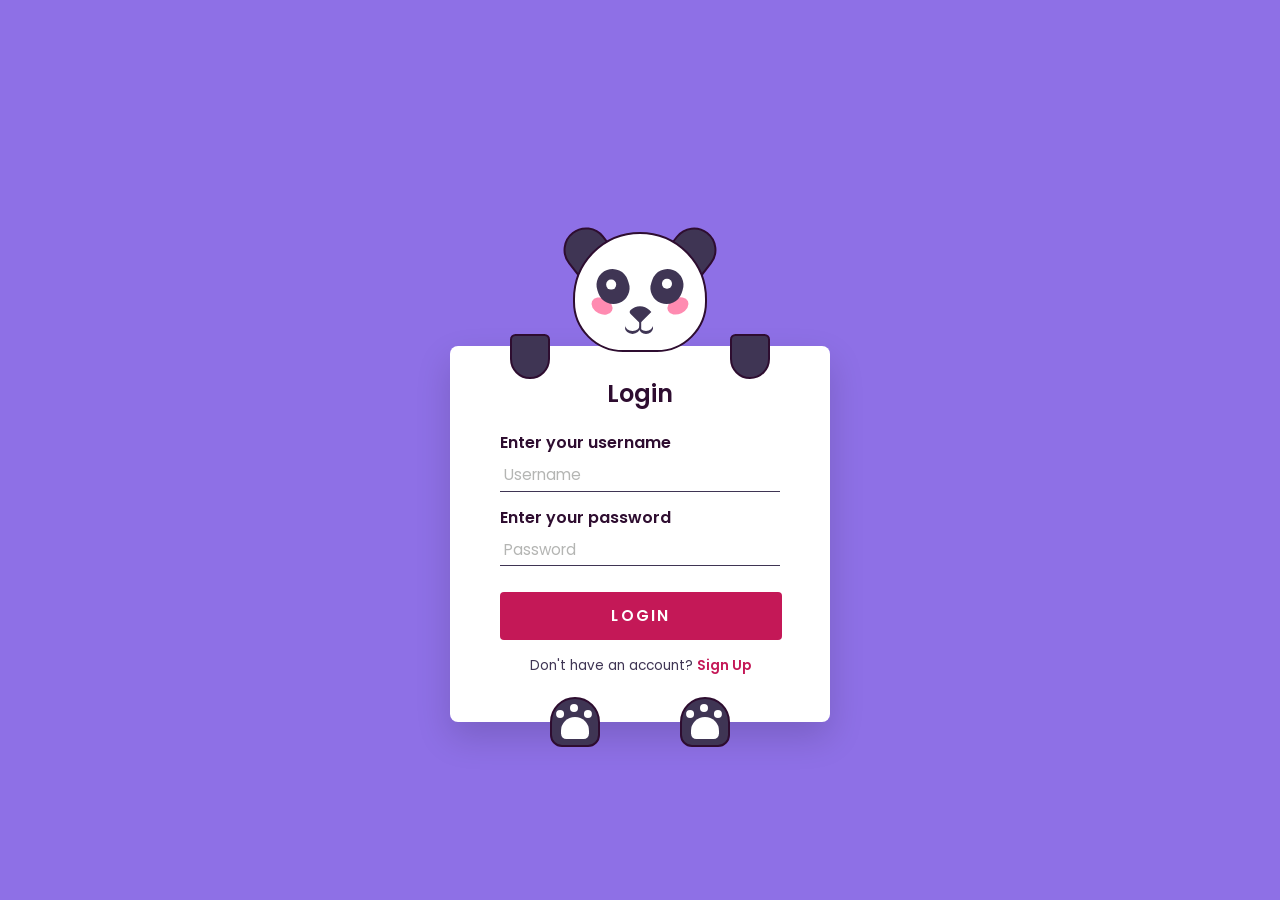
<file: Register/register.html>
<!DOCTYPE html>
<html lang="en">

<head>
    <meta charset="UTF-8">
    <title>Blush & Bows|Login Form</title>
    <link rel='stylesheet' href='https://fonts.googleapis.com/css2?family=Poppins:wght@400;600&amp;display=swap'>
    <link rel="stylesheet" href="style.css">

</head>

<body>
    <div class="container">
        <form>
            <h2 id="form-title">Login</h2>
            <label for="username">Enter your username</label>
            <input type="text" id="username" placeholder="Username" required />

            <div class="signup-only">
                <label for="email">Enter your email</label>
                <input type="email" id="email" placeholder="Email" />
            </div>

            <label for="password">Enter your password</label>
            <input type="password" id="password" placeholder="Password" required />

            <div class="signup-only">
                <label for="confirm-password">Confirm your password</label>
                <input type="password" id="confirm-password" placeholder="Confirm Password" />
            </div>

            <button id="submit-btn">Login</button>
            <p class="toggle-text" id="toggle-text">Don't have an account? <a href="#" id="toggle-link">Sign Up</a></p>
        </form>
        <div class="ear-l"></div>
        <div class="ear-r"></div>
        <div class="panda-face">
            <div class="blush-l"></div>
            <div class="blush-r"></div>
            <div class="eye-l">
                <div class="eyeball-l"></div>
            </div>
            <div class="eye-r">
                <div class="eyeball-r"></div>
            </div>
            <div class="nose"></div>
            <div class="mouth"></div>
        </div>
        <div class="hand-l"></div>
        <div class="hand-r"></div>
        <div class="paw-l"></div>
        <div class="paw-r"></div>
    </div>
    <!-- partial -->
    <script src="script.js"></script>

</body>

</html>
</file>
<file: style.css>
@import url('https://fonts.googleapis.com/css2?family=Outfit:wght@300;400;600;700&family=Poppins:wght@300;400;500;600;700&display=swap');

:root {
    --primary: #ff8bb1;
    --primary-hover: #ff7096;
    --primary-light: #ffe5ec;
    --primary-dark: #ff4d6d;
    --accent: #d4af37;
    --accent-hover: #b8901c;
    --accent-light: #fcf6e3;
    --dark: #2e0d30;
    --text: #4a3e56;
    --text-muted: #80718a;
    --light: #fffcf8;
    --white: #ffffff;
    --border: #f5eef7;
    --shadow: 0 10px 30px rgba(74, 30, 77, 0.06);
    --shadow-hover: 0 18px 40px rgba(74, 30, 77, 0.12);
    --border-radius-sm: 0.5rem;
    --border-radius-md: 1rem;
    --border-radius-lg: 1.5rem;
    --font-heading: 'Outfit', sans-serif;
    --font-body: 'Poppins', sans-serif;
    --transition: all 0.3s cubic-bezier(0.4, 0, 0.2, 1);
    /* Nav pill colors */
    --nav-bg: rgba(255, 253, 249, 0.92);
    --nav-border: rgba(255, 255, 255, 0.8);
    --nav-shadow: 0 6px 28px rgba(74, 30, 77, 0.12);
    --nav-item-hover: rgba(255, 139, 177, 0.12);
    --nav-active-bg: #ffffff;
    --nav-divider: rgba(74, 30, 77, 0.12);
    --body-bg: #fffcf8;
    --card-bg: #ffffff;
    /* Hero */
    --hero-bg-1: #ffe5ec;
    --hero-bg-2: #fffdf9;
    /* Footer */
    --footer-bg: #2e0d30;
    --footer-text: #c4b0c9;
    --footer-heading: #ffffff;
    --footer-border: rgba(255, 255, 255, 0.05);
    /* Input */
    --input-bg: #ffffff;
    --input-border: #f5eef7;
}

/* ── Dark Theme ── */
body.dark-theme {
    --primary: #ff8bb1;
    --primary-hover: #ff7096;
    --primary-light: rgba(255, 139, 177, 0.18);
    --primary-dark: #ff4d6d;
    --accent: #f0c44f;
    --accent-hover: #d4a83a;
    --accent-light: rgba(212, 175, 55, 0.15);
    --dark: #f2e8f5;
    --text: #d8cce0;
    --text-muted: #9b8fa8;
    --light: #1a0f1e;
    --white: #241630;
    --border: #3a2445;
    --shadow: 0 10px 30px rgba(0, 0, 0, 0.3);
    --shadow-hover: 0 18px 40px rgba(0, 0, 0, 0.45);
    --nav-bg: rgba(28, 16, 36, 0.93);
    --nav-border: rgba(255, 139, 177, 0.15);
    --nav-shadow: 0 6px 28px rgba(0, 0, 0, 0.4);
    --nav-item-hover: rgba(255, 139, 177, 0.15);
    --nav-active-bg: #2e1a3d;
    --nav-divider: rgba(255, 255, 255, 0.1);
    --body-bg: #120a18;
    --card-bg: #1e1128;
    /* Hero */
    --hero-bg-1: #1e0a2a;
    --hero-bg-2: #120a18;
    /* Footer */
    --footer-bg: #0d0612;
    --footer-text: #9b8fa8;
    --footer-heading: #f2e8f5;
    --footer-border: rgba(255, 255, 255, 0.06);
    /* Input */
    --input-bg: #1e1128;
    --input-border: #3a2445;
}


/* Base resets & styles */
* {
    margin: 0;
    padding: 0;
    box-sizing: border-box;
    font-family: var(--font-body);
}

html {
    scroll-behavior: smooth;
}

body {
    background-color: var(--body-bg, var(--light));
    color: var(--text);
    line-height: 1.6;
    overflow-x: hidden;
    transition: background-color 0.4s ease, color 0.4s ease;
}


h1,
h2,
h3,
h4 {
    font-family: var(--font-heading);
    color: var(--dark);
    font-weight: 600;
}

a {
    color: inherit;
    text-decoration: none;
    transition: var(--transition);
}

img {
    max-width: 100%;
    height: auto;
    display: block;
}

button {
    cursor: pointer;
    border: none;
    outline: none;
    background: none;
    font-family: var(--font-body);
    transition: var(--transition);
}

/* Scrollbar Customization */
::-webkit-scrollbar {
    width: 8px;
}

::-webkit-scrollbar-track {
    background: var(--light);
}

::-webkit-scrollbar-thumb {
    background: var(--primary-light);
    border-radius: 10px;
}

::-webkit-scrollbar-thumb:hover {
    background: var(--primary);
}

/* Layout Utilities */
.section {
    padding: 6rem 2rem;
    max-width: 1200px;
    margin: 0 auto;
}

.section-title {
    text-align: center;
    font-size: 2.5rem;
    margin-bottom: 3rem;
    position: relative;
}

.section-title::after {
    content: '🎀';
    display: block;
    font-size: 1.5rem;
    margin-top: 0.5rem;
}

.btn-primary {
    background-color: var(--primary);
    color: var(--white);
    padding: 0.8rem 2rem;
    border-radius: var(--border-radius-lg);
    font-weight: 600;
    letter-spacing: 0.05em;
    box-shadow: 0 4px 15px rgba(255, 139, 177, 0.4);
}

.btn-primary:hover {
    background-color: var(--primary-hover);
    transform: translateY(-2px);
    box-shadow: 0 6px 20px rgba(255, 139, 177, 0.5);
}

.btn-outline {
    border: 2px solid var(--primary);
    color: var(--primary);
    padding: 0.8rem 2rem;
    border-radius: var(--border-radius-lg);
    font-weight: 600;
}

.btn-outline:hover {
    background-color: var(--primary-light);
    transform: translateY(-2px);
}

/* =============================
   FLOATING PILL NAVBAR
============================= */
header {
    position: fixed;
    top: 0;
    left: 0;
    width: 100%;
    z-index: 100;
    pointer-events: none;
    display: flex;
    align-items: flex-start;
    justify-content: center;
    padding: 1rem 1.5rem;
    gap: 1rem;
    /* Solid bg so content scrolling behind it looks clean */
    background: transparent;
    transition: background 0.3s ease, box-shadow 0.3s ease;
}

/* When user scrolls down, header gets a solid frosted background */
header.scrolled {
    background: var(--nav-bg);
    backdrop-filter: blur(18px);
    -webkit-backdrop-filter: blur(18px);
    box-shadow: 0 2px 20px rgba(74, 30, 77, 0.08);
    padding: 0.6rem 1.5rem;
}

/* Logo – always top-left */
.nav-logo {
    pointer-events: all;
    display: flex;
    align-items: center;
    gap: 0.5rem;
    font-family: var(--font-heading);
    font-size: 1.4rem;
    font-weight: 700;
    color: var(--dark);
    background: var(--nav-bg);
    backdrop-filter: blur(14px);
    -webkit-backdrop-filter: blur(14px);
    border: 1px solid var(--nav-border);
    padding: 0.6rem 1.2rem;
    border-radius: 999px;
    box-shadow: var(--nav-shadow);
    white-space: nowrap;
    flex-shrink: 0;
    transition: var(--transition);
    text-decoration: none;
}

.nav-logo:hover {
    box-shadow: 0 6px 24px rgba(255, 139, 177, 0.25);
    transform: translateY(-1px);
}

.logo-icon {
    font-size: 1.6rem;
    line-height: 1;
}

.logo-text {
    font-size: 1.1rem;
}

/* Pill Nav Container */
.pill-nav {
    pointer-events: all;
    flex: 1;
    display: flex;
    justify-content: center;
    max-width: 820px;
}

.pill-nav-inner {
    display: flex;
    align-items: center;
    gap: 0.2rem;
    background: var(--nav-bg);
    backdrop-filter: blur(18px);
    -webkit-backdrop-filter: blur(18px);
    border: 1px solid var(--nav-border);
    border-radius: 999px;
    padding: 0.4rem 0.5rem;
    box-shadow: var(--nav-shadow);
    width: fit-content;
    transition: background 0.4s ease, border-color 0.4s ease, box-shadow 0.4s ease;
}

/* Each pill nav item */
.pill-nav-item {
    display: flex;
    align-items: center;
    gap: 0.45rem;
    padding: 0.5rem 1rem;
    border-radius: 999px;
    font-weight: 500;
    font-size: 0.9rem;
    color: var(--text);
    cursor: pointer;
    transition: all 0.25s cubic-bezier(0.4, 0, 0.2, 1);
    white-space: nowrap;
    border: none;
    background: none;
    font-family: var(--font-body);
    text-decoration: none;
    position: relative;
    flex-shrink: 0;
}

.pill-nav-item i {
    font-size: 0.95rem;
    transition: var(--transition);
}

.pill-nav-item:hover {
    background: var(--nav-item-hover);
    color: var(--primary-dark);
}

/* Active item – white pill with shadow (the "selected" state) */
.pill-nav-item.active {
    background: var(--nav-active-bg);
    color: var(--dark);
    font-weight: 600;
    box-shadow: 0 2px 12px rgba(74, 30, 77, 0.1);
}

/* Theme toggle button */
.pill-theme-btn {
    color: var(--accent);
}

.pill-theme-btn i {
    transition: transform 0.5s cubic-bezier(0.4, 0, 0.2, 1), color 0.3s ease;
}

.pill-theme-btn:hover i {
    transform: rotate(20deg) scale(1.15);
}

body.dark-theme .pill-theme-btn i {
    color: #a78bfa;
}

/* Pill divider */
.pill-divider {
    width: 1px;
    height: 24px;
    background: var(--nav-divider);
    margin: 0 0.3rem;
    flex-shrink: 0;
}

.pill-signup {
    background: linear-gradient(135deg, var(--primary) 0%, var(--primary-dark) 100%);
    color: var(--white) !important;
    box-shadow: 0 4px 14px rgba(255, 77, 109, 0.3);
    font-weight: 600;
}

.pill-signup:hover {
    background: linear-gradient(135deg, var(--primary-hover) 0%, var(--primary-dark) 100%) !important;
    transform: translateY(-1px);
    box-shadow: 0 6px 18px rgba(255, 77, 109, 0.4);
    color: var(--white) !important;
}

/* Cart item */
.pill-cart {
    position: relative;
}

.cart-badge {
    position: absolute;
    top: 2px;
    right: 2px;
    background-color: var(--primary-dark);
    color: var(--white);
    font-size: 0.6rem;
    height: 16px;
    width: 16px;
    border-radius: 50%;
    display: flex;
    align-items: center;
    justify-content: center;
    font-weight: 700;
    pointer-events: none;
}


/* Hero Section */
.hero {
    min-height: 100vh;
    display: flex;
    align-items: center;
    background: radial-gradient(circle at 80% 20%, var(--hero-bg-1) 0%, var(--hero-bg-2) 70%);
    padding-top: 5rem;
    transition: background 0.4s ease;
}


.hero-grid {
    display: grid;
    grid-template-columns: 1fr 1fr;
    gap: 4rem;
    align-items: center;
    max-width: 1200px;
    margin: 0 auto;
    padding: 0 2rem;
}

.hero-tag {
    background-color: var(--primary-light);
    color: var(--primary-dark);
    padding: 0.4rem 1.2rem;
    border-radius: var(--border-radius-lg);
    font-size: 0.85rem;
    font-weight: 600;
    display: inline-block;
    margin-bottom: 1.5rem;
}

.hero-content h1 {
    font-size: 4rem;
    line-height: 1.1;
    margin-bottom: 1.5rem;
}

.hero-content span {
    color: var(--primary-dark);
    position: relative;
}

.hero-content span::after {
    content: '';
    position: absolute;
    left: 0;
    bottom: 5px;
    width: 100%;
    height: 10px;
    background-color: rgba(255, 139, 177, 0.2);
    z-index: -1;
}

.hero-content p {
    font-size: 1.1rem;
    color: var(--text-muted);
    margin-bottom: 2.5rem;
    max-width: 500px;
}

.hero-btns {
    display: flex;
    gap: 1.5rem;
}

.hero-image-container {
    position: relative;
    display: flex;
    justify-content: center;
    align-items: center;
}

.hero-image-wrapper {
    position: relative;
    border-radius: 40% 60% 70% 30% / 40% 50% 60% 50%;
    overflow: hidden;
    width: 28rem;
    height: 28rem;
    max-width: 100%;
    aspect-ratio: 1 / 1;
    box-shadow: var(--shadow-hover);
    border: 8px solid var(--white);
    animation: blob-animate 12s ease-in-out infinite alternate;
}

.hero-image-wrapper img {
    width: 100%;
    height: 100%;
    object-fit: cover;
}

.floating-badge {
    position: absolute;
    background-color: var(--white);
    box-shadow: var(--shadow-hover);
    border-radius: var(--border-radius-md);
    padding: 0.8rem 1.2rem;
    display: flex;
    align-items: center;
    gap: 0.8rem;
    z-index: 10;
}

.badge-1 {
    bottom: 20px;
    left: -10px;
    animation: float-badge 4s ease-in-out infinite alternate;
}

.badge-2 {
    top: 30px;
    right: -10px;
    animation: float-badge 4s ease-in-out infinite alternate-reverse;
}

.badge-icon {
    font-size: 1.6rem;
    background-color: var(--primary-light);
    height: 40px;
    width: 40px;
    border-radius: 50%;
    display: flex;
    align-items: center;
    justify-content: center;
}

.badge-text p {
    font-size: 0.85rem;
    font-weight: 600;
    color: var(--dark);
}

.badge-text span {
    font-size: 0.75rem;
    color: var(--text-muted);
}

/* Animations */
@keyframes blob-animate {
    0% {
        border-radius: 40% 60% 70% 30% / 40% 50% 60% 50%;
    }

    50% {
        border-radius: 60% 40% 50% 50% / 50% 60% 40% 50%;
    }

    100% {
        border-radius: 40% 60% 70% 30% / 40% 50% 60% 50%;
    }
}

@keyframes float-badge {
    0% {
        transform: translateY(0);
    }

    100% {
        transform: translateY(-10px);
    }
}

/* Product Catalog */
.product-grid {
    display: grid;
    grid-template-columns: repeat(auto-fill, minmax(260px, 1fr));
    gap: 2.5rem;
}

.product-card {
    background-color: var(--white);
    border-radius: var(--border-radius-md);
    overflow: hidden;
    box-shadow: var(--shadow);
    transition: var(--transition);
    border: 1px solid var(--border);
    position: relative;
    display: flex;
    flex-direction: column;
}

.product-card:hover {
    transform: translateY(-8px);
    box-shadow: var(--shadow-hover);
}

.product-img-wrapper {
    position: relative;
    height: 250px;
    overflow: hidden;
}

.product-img-wrapper img {
    width: 100%;
    height: 100%;
    object-fit: cover;
    transition: var(--transition);
}

.product-card:hover .product-img-wrapper img {
    transform: scale(1.08);
}

.product-tag {
    position: absolute;
    top: 15px;
    left: 15px;
    background-color: var(--accent-light);
    color: var(--accent-hover);
    padding: 0.3rem 0.8rem;
    border-radius: var(--border-radius-sm);
    font-size: 0.75rem;
    font-weight: 700;
    letter-spacing: 0.05em;
    text-transform: uppercase;
}

.product-info {
    padding: 1.5rem;
    flex-grow: 1;
    display: flex;
    flex-direction: column;
    justify-content: space-between;
}

.product-info h3 {
    font-size: 1.2rem;
    margin-bottom: 0.5rem;
}

.product-desc {
    font-size: 0.85rem;
    color: var(--text-muted);
    margin-bottom: 1.2rem;
}

.product-meta {
    display: flex;
    justify-content: space-between;
    align-items: center;
    margin-top: auto;
}

.product-price {
    font-size: 1.3rem;
    font-weight: 700;
    color: var(--dark);
}

.add-to-cart-btn {
    background-color: var(--primary-light);
    color: var(--primary-dark);
    height: 40px;
    width: 40px;
    border-radius: 50%;
    display: flex;
    align-items: center;
    justify-content: center;
    font-size: 1.2rem;
}

.add-to-cart-btn:hover {
    background-color: var(--primary-dark);
    color: var(--white);
    transform: rotate(90deg);
}

/* Hamper Customizer Workshop */
.workshop {
    background-color: var(--primary-light);
    background-image: radial-gradient(var(--white) 1px, transparent 1px);
    background-size: 20px 20px;
}

.workshop-container {
    background-color: var(--white);
    border-radius: var(--border-radius-lg);
    box-shadow: var(--shadow-hover);
    padding: 3rem;
    display: grid;
    grid-template-columns: 1.2fr 1fr;
    gap: 4rem;
}

.workshop-preview {
    position: sticky;
    top: 6rem;
    background-color: var(--light);
    border-radius: var(--border-radius-md);
    padding: 2rem;
    border: 2px dashed var(--primary);
    display: flex;
    flex-direction: column;
    align-items: center;
    justify-content: center;
    min-height: 450px;
    text-align: center;
}

.preview-box {
    position: relative;
    width: 250px;
    height: 250px;
    margin-bottom: 2rem;
    display: flex;
    align-items: center;
    justify-content: center;
}

.preview-box-icon {
    font-size: 6rem;
    color: var(--primary);
    filter: drop-shadow(0 5px 15px rgba(255, 139, 177, 0.3));
    transition: var(--transition);
}

.preview-filler {
    position: absolute;
    width: 80%;
    height: 40%;
    bottom: 20%;
    border-radius: 50%;
    opacity: 0.7;
    mix-blend-mode: multiply;
    transition: var(--transition);
}

.preview-addons {
    position: absolute;
    display: flex;
    flex-wrap: wrap;
    gap: 0.5rem;
    justify-content: center;
    bottom: 25%;
    width: 80%;
}

.preview-addon-tag {
    font-size: 1.5rem;
    animation: bounce-in 0.4s cubic-bezier(0.175, 0.885, 0.32, 1.275);
}

@keyframes bounce-in {
    0% {
        transform: scale(0);
    }

    100% {
        transform: scale(1);
    }
}

.preview-details {
    width: 100%;
}

.preview-details h3 {
    font-size: 1.5rem;
    margin-bottom: 0.5rem;
}

.preview-summary {
    font-size: 0.85rem;
    color: var(--text-muted);
    margin-bottom: 1.5rem;
}

.preview-total {
    font-size: 2rem;
    font-weight: 700;
    color: var(--dark);
    margin-bottom: 1.5rem;
}

.workshop-steps {
    display: flex;
    flex-direction: column;
    gap: 2.5rem;
}

.step-indicator {
    display: flex;
    align-items: center;
    gap: 0.8rem;
    font-size: 1.2rem;
    font-weight: 600;
    color: var(--dark);
    margin-bottom: 1rem;
}

.step-number {
    background-color: var(--primary);
    color: var(--white);
    height: 28px;
    width: 28px;
    border-radius: 50%;
    display: flex;
    align-items: center;
    justify-content: center;
    font-size: 0.9rem;
}

.option-grid {
    display: grid;
    grid-template-columns: repeat(auto-fill, minmax(130px, 1fr));
    gap: 1.2rem;
}

.option-card {
    background-color: var(--light);
    border: 2px solid var(--border);
    border-radius: var(--border-radius-sm);
    padding: 1rem;
    text-align: center;
    cursor: pointer;
    transition: var(--transition);
}

.option-card:hover {
    border-color: var(--primary);
    transform: translateY(-2px);
}

.option-card.active {
    border-color: var(--primary-dark);
    background-color: var(--primary-light);
}

.option-icon {
    font-size: 2rem;
    margin-bottom: 0.5rem;
}

.option-card h4 {
    font-size: 0.9rem;
    margin-bottom: 0.2rem;
}

.option-card p {
    font-size: 0.8rem;
    color: var(--text-muted);
}

.color-options {
    display: flex;
    gap: 1.5rem;
}

.color-card {
    display: flex;
    align-items: center;
    gap: 0.8rem;
    background-color: var(--light);
    border: 2px solid var(--border);
    padding: 0.6rem 1.2rem;
    border-radius: var(--border-radius-sm);
    cursor: pointer;
    transition: var(--transition);
    font-size: 0.9rem;
    font-weight: 500;
}

.color-card.active {
    border-color: var(--primary-dark);
    background-color: var(--primary-light);
}

.color-dot {
    height: 20px;
    width: 20px;
    border-radius: 50%;
    border: 1px solid rgba(0, 0, 0, 0.1);
}

.addon-list {
    display: flex;
    flex-direction: column;
    gap: 0.8rem;
}

.addon-item {
    display: flex;
    justify-content: space-between;
    align-items: center;
    background-color: var(--light);
    border: 2px solid var(--border);
    padding: 0.8rem 1.2rem;
    border-radius: var(--border-radius-sm);
    cursor: pointer;
    transition: var(--transition);
}

.addon-item.active {
    border-color: var(--primary-dark);
    background-color: var(--primary-light);
}

.addon-details {
    display: flex;
    align-items: center;
    gap: 1rem;
}

.addon-emoji {
    font-size: 1.4rem;
}

.addon-name {
    font-weight: 500;
    font-size: 0.9rem;
}

.addon-price {
    font-size: 0.85rem;
    color: var(--text-muted);
    margin-left: 0.5rem;
}

.checkbox-icon {
    font-size: 1.2rem;
    color: var(--text-muted);
}

.addon-item.active .checkbox-icon {
    color: var(--primary-dark);
}

/* Reviews Carousel */
.reviews-section {
    background-color: var(--white);
    overflow: hidden;
}

.reviews-carousel-container {
    max-width: 800px;
    margin: 0 auto;
    position: relative;
    padding: 1rem 3rem;
}

.reviews-carousel {
    display: flex;
    transition: transform 0.5s cubic-bezier(0.4, 0, 0.2, 1);
}

.review-slide {
    flex-shrink: 0;
    width: 100%;
    text-align: center;
    padding: 2rem;
}

.review-card {
    background-color: var(--light);
    border-radius: var(--border-radius-md);
    padding: 3rem;
    box-shadow: var(--shadow);
    border: 1px solid var(--border);
    position: relative;
}

.review-card::before {
    content: '“';
    position: absolute;
    top: 10px;
    left: 30px;
    font-size: 6rem;
    color: var(--primary-light);
    font-family: Georgia, serif;
    line-height: 1;
}

.stars {
    color: var(--accent);
    margin-bottom: 1.5rem;
    font-size: 1.2rem;
}

.review-text {
    font-size: 1.1rem;
    font-style: italic;
    color: var(--text);
    margin-bottom: 2rem;
}

.reviewer-name {
    font-weight: 600;
    font-size: 1rem;
    color: var(--dark);
}

.reviewer-desc {
    font-size: 0.8rem;
    color: var(--text-muted);
}

.carousel-btn {
    position: absolute;
    top: 50%;
    transform: translateY(-50%);
    background-color: var(--primary-light);
    color: var(--dark);
    height: 45px;
    width: 45px;
    border-radius: 50%;
    display: flex;
    align-items: center;
    justify-content: center;
    font-size: 1.2rem;
    z-index: 10;
}

.carousel-btn:hover {
    background-color: var(--primary);
    color: var(--white);
}

.carousel-btn.prev {
    left: 0;
}

.carousel-btn.next {
    right: 0;
}

.carousel-dots {
    display: flex;
    justify-content: center;
    gap: 0.8rem;
    margin-top: 2rem;
}

.dot {
    height: 8px;
    width: 8px;
    border-radius: 50%;
    background-color: var(--border);
    cursor: pointer;
    transition: var(--transition);
}

.dot.active {
    background-color: var(--primary);
    width: 24px;
    border-radius: 4px;
}

/* Shopping Cart Drawer */
.cart-overlay {
    position: fixed;
    top: 0;
    left: 0;
    width: 100%;
    height: 100%;
    background-color: rgba(46, 13, 48, 0.4);
    backdrop-filter: blur(4px);
    z-index: 200;
    opacity: 0;
    visibility: hidden;
    transition: var(--transition);
}

.cart-overlay.open {
    opacity: 1;
    visibility: visible;
}

.cart-drawer {
    position: fixed;
    top: 0;
    right: -450px;
    width: 450px;
    height: 100%;
    background-color: var(--white);
    box-shadow: -10px 0 40px rgba(74, 30, 77, 0.15);
    z-index: 201;
    transition: right 0.4s cubic-bezier(0.4, 0, 0.2, 1);
    display: flex;
    flex-direction: column;
}

.cart-overlay.open .cart-drawer {
    right: 0;
}

.cart-header {
    padding: 2rem;
    border-bottom: 1px solid var(--border);
    display: flex;
    justify-content: space-between;
    align-items: center;
}

.cart-header h2 {
    font-size: 1.5rem;
}

.close-cart-btn {
    font-size: 1.5rem;
    color: var(--text-muted);
}

.close-cart-btn:hover {
    color: var(--primary-dark);
}

.cart-items {
    padding: 2rem;
    flex-grow: 1;
    overflow-y: auto;
    display: flex;
    flex-direction: column;
    gap: 1.5rem;
}

.cart-empty-message {
    text-align: center;
    margin: auto;
    color: var(--text-muted);
}

.cart-empty-icon {
    font-size: 4rem;
    margin-bottom: 1rem;
    display: block;
}

.cart-item {
    display: flex;
    gap: 1.2rem;
    background-color: var(--light);
    border-radius: var(--border-radius-sm);
    padding: 1rem;
    border: 1px solid var(--border);
    position: relative;
}

.cart-item-img {
    height: 80px;
    width: 80px;
    border-radius: var(--border-radius-sm);
    overflow: hidden;
    flex-shrink: 0;
}

.cart-item-img img {
    height: 100%;
    width: 100%;
    object-fit: cover;
}

.cart-item-details {
    flex-grow: 1;
    display: flex;
    flex-direction: column;
    justify-content: space-between;
}

.cart-item-name {
    font-weight: 600;
    font-size: 0.95rem;
    color: var(--dark);
}

.cart-item-desc {
    font-size: 0.75rem;
    color: var(--text-muted);
    margin-top: 0.2rem;
}

.cart-item-controls {
    display: flex;
    justify-content: space-between;
    align-items: center;
    margin-top: 0.5rem;
}

.qty-selector {
    display: flex;
    align-items: center;
    border: 1px solid var(--border);
    border-radius: var(--border-radius-sm);
    background-color: var(--white);
    overflow: hidden;
}

.qty-btn {
    padding: 0.2rem 0.6rem;
    font-weight: 600;
    font-size: 0.9rem;
    color: var(--text-muted);
}

.qty-btn:hover {
    background-color: var(--primary-light);
    color: var(--primary-dark);
}

.qty-val {
    padding: 0 0.8rem;
    font-size: 0.85rem;
    font-weight: 600;
}

.cart-item-price {
    font-weight: 700;
    color: var(--dark);
    font-size: 0.95rem;
}

.remove-cart-item {
    position: absolute;
    top: 10px;
    right: 10px;
    color: var(--text-muted);
    font-size: 0.9rem;
}

.remove-cart-item:hover {
    color: var(--primary-dark);
}

.cart-footer {
    padding: 2rem;
    border-top: 1px solid var(--border);
    background-color: var(--light);
}

.cart-summary-line {
    display: flex;
    justify-content: space-between;
    margin-bottom: 0.8rem;
    font-size: 0.95rem;
}

.cart-summary-line.total {
    font-size: 1.3rem;
    font-weight: 700;
    color: var(--dark);
    margin-top: 0.5rem;
    border-top: 1px solid var(--border);
    padding-top: 0.8rem;
}

.gift-note-wrapper {
    margin: 1.2rem 0;
}

.gift-note-wrapper label {
    font-size: 0.8rem;
    font-weight: 600;
    display: block;
    margin-bottom: 0.4rem;
}

.gift-note-wrapper textarea {
    width: 100%;
    height: 60px;
    border-radius: var(--border-radius-sm);
    border: 1px solid var(--input-border);
    padding: 0.5rem;
    font-size: 0.8rem;
    resize: none;
    font-family: var(--font-body);
    background-color: var(--input-bg);
    color: var(--text);
    transition: background-color 0.3s ease, color 0.3s ease, border-color 0.3s ease;
}

.checkout-btn {
    width: 100%;
    display: flex;
    align-items: center;
    justify-content: center;
    gap: 0.8rem;
    margin-top: 1.5rem;
}

/* Footer Section */
footer {
    background-color: var(--footer-bg);
    color: var(--footer-text);
    padding: 5rem 2rem 2rem 2rem;
    transition: background-color 0.4s ease, color 0.4s ease;
}

.footer-grid {
    max-width: 1200px;
    margin: 0 auto 3rem auto;
    display: grid;
    grid-template-columns: 1.5fr 1fr 1fr;
    gap: 4rem;
}

.footer-brand h2 {
    color: var(--footer-heading);
    font-family: var(--font-heading);
    font-size: 1.8rem;
    font-weight: 700;
    margin-bottom: 1rem;
}

.footer-brand p {
    font-size: 0.9rem;
    color: var(--footer-text);
    margin-bottom: 1.5rem;
}

.social-links {
    display: flex;
    gap: 1rem;
}

.social-link {
    background-color: rgba(255, 255, 255, 0.08);
    height: 40px;
    width: 40px;
    border-radius: 50%;
    display: flex;
    align-items: center;
    justify-content: center;
    color: var(--footer-heading);
    font-size: 1.2rem;
    transition: var(--transition);
}

.social-link:hover {
    background-color: var(--primary);
    transform: translateY(-3px);
}

.footer-col h3 {
    color: var(--footer-heading);
    font-size: 1.1rem;
    margin-bottom: 1.5rem;
    position: relative;
    padding-bottom: 0.5rem;
}

.footer-col h3::after {
    content: '';
    position: absolute;
    bottom: 0;
    left: 0;
    width: 30px;
    height: 2px;
    background-color: var(--primary);
}

.footer-col ul {
    list-style: none;
    display: flex;
    flex-direction: column;
    gap: 0.8rem;
}

.footer-col ul a {
    font-size: 0.9rem;
    color: var(--footer-text);
}

.footer-col ul a:hover {
    color: var(--primary);
    padding-left: 5px;
}

.footer-contact-item {
    display: flex;
    align-items: center;
    gap: 0.8rem;
    font-size: 0.9rem;
    color: var(--footer-text);
    margin-bottom: 1rem;
}

.footer-contact-item span {
    font-size: 1.2rem;
    color: var(--primary);
}

.footer-bottom {
    max-width: 1200px;
    margin: 0 auto;
    border-top: 1px solid var(--footer-border);
    padding-top: 2rem;
    display: flex;
    justify-content: space-between;
    align-items: center;
    font-size: 0.8rem;
    color: var(--footer-text);
}

@media screen and (max-width: 968px) {
    .hero-grid {
        grid-template-columns: 1fr;
        gap: 3rem;
        text-align: center;
    }

    .hero-content p {
        margin: 0 auto 2.5rem auto;
    }

    .hero-btns {
        justify-content: center;
    }

    .hero-image-wrapper {
        width: 320px;
        height: 320px;
    }

    .workshop-container {
        grid-template-columns: 1fr;
        gap: 3rem;
    }

    .workshop-preview {
        position: static;
        min-height: auto;
    }

    .footer-grid {
        grid-template-columns: 1fr;
        gap: 3rem;
    }
}

/* ── Tablet / medium screens: hide labels, show icons only ── */
@media screen and (max-width: 860px) {
    header {
        padding: 0.8rem 1rem;
        gap: 0.6rem;
        flex-wrap: nowrap;
    }

    .logo-text {
        display: none;
    }

    .nav-logo {
        padding: 0.6rem 0.8rem;
        font-size: 1.2rem;
    }

    .pill-label {
        display: none;
    }

    .pill-nav-item {
        padding: 0.55rem 0.7rem;
    }

    .pill-signup {
        padding: 0.55rem 0.7rem;
    }

    .pill-nav-inner {
        gap: 0;
        padding: 0.35rem 0.4rem;
    }

    .section-title {
        font-size: 2rem;
    }

    .hero-content h1 {
        font-size: 2.8rem;
    }

    .cart-drawer {
        width: 100%;
        right: -100%;
    }
}

/* ── Mobile (phones): bottom fixed dock ── */
@media screen and (max-width: 520px) {

    /* Header becomes a simple top bar for the logo */
    header {
        flex-direction: row;
        justify-content: space-between;
        padding: 0.7rem 1rem;
        background: rgba(255, 253, 249, 0.92);
        backdrop-filter: blur(12px);
        border-bottom: 1px solid rgba(255, 139, 177, 0.15);
        box-shadow: 0 2px 16px rgba(74, 30, 77, 0.06);
    }

    .nav-logo {
        background: none;
        backdrop-filter: none;
        border: none;
        box-shadow: none;
        padding: 0;
        font-size: 1.3rem;
    }

    .logo-icon {
        font-size: 1.5rem;
    }

    .logo-text {
        display: block;
        font-size: 1rem;
    }

    /* Pill nav becomes a bottom dock */
    .pill-nav {
        position: fixed;
        bottom: 0;
        left: 0;
        right: 0;
        top: auto;
        z-index: 200;
        padding: 0;
        justify-content: stretch;
        max-width: 100%;
        pointer-events: all;
    }

    .pill-nav-inner {
        width: 100%;
        border-radius: 0;
        border: none;
        border-top: 1px solid rgba(255, 139, 177, 0.2);
        background: rgba(255, 253, 249, 0.96);
        backdrop-filter: blur(20px);
        padding: 0.6rem 0.5rem;
        gap: 0;
        justify-content: space-around;
        box-shadow: 0 -4px 20px rgba(74, 30, 77, 0.1);
    }

    .pill-divider {
        display: none;
    }

    .pill-nav-item {
        flex: 1;
        flex-direction: column;
        gap: 0.2rem;
        padding: 0.4rem 0.2rem;
        font-size: 0.65rem;
        border-radius: 12px;
        justify-content: center;
    }

    .pill-nav-item i {
        font-size: 1.1rem;
    }

    .pill-label {
        display: block;
        font-size: 0.6rem;
        font-weight: 500;
    }

    .pill-signup {
        flex-direction: column;
        gap: 0.2rem;
        padding: 0.4rem 0.2rem;
    }

    .cart-badge {
        top: 0;
        right: 50%;
        transform: translateX(70%);
    }

    /* Add bottom padding so content doesn't hide behind dock */
    body {
        padding-bottom: 72px;
    }

    .hero {
        padding-top: 4.5rem;
    }

    .hero-image-wrapper {
        width: 260px;
        height: 260px;
    }

    .hero-content h1 {
        font-size: 2.2rem;
    }

    .cart-drawer {
        width: 100%;
        right: -100%;
    }
}
</file>
<file: Register/style.css>
* {
    padding: 0;
    margin: 0;
    box-sizing: border-box;
    font-family: "Poppins", sans-serif;
}

body {
    background-color: #8e70e6;
    display: flex;
    justify-content: center;
    align-items: center;
    min-height: 100vh;
    margin: 0;
    padding: 2.5em 1em;
    box-sizing: border-box;
    overflow-x: hidden;
}

.container {
    height: 31.25em;
    width: 31.25em;
    position: relative;
}

form {
    width: 23.75em;
    height: 23.5em;
    background-color: #ffffff;
    position: absolute;
    transform: translate(-50%, -50%);
    top: calc(50% + 5.25em);
    left: 50%;
    padding: 1.5em 3.1em 2.8em 3.1em;
    display: flex;
    flex-direction: column;
    justify-content: center;
    border-radius: 0.5em;
    transition: height 0.4s cubic-bezier(0.4, 0, 0.2, 1), top 0.4s cubic-bezier(0.4, 0, 0.2, 1);
    box-shadow: 0 15px 35px rgba(0, 0, 0, 0.15);
}

form > * {
    flex-shrink: 0;
}

form label {
    display: block;
    margin-bottom: 0.2em;
    font-weight: 600;
    color: #2e0d30;
}

form input {
    font-size: 0.95em;
    font-weight: 400;
    color: #3f3554;
    padding: 0.3em;
    border: none;
    border-bottom: 0.12em solid #3f3554;
    outline: none;
}

form input:focus {
    border-color: #71c418;
}

form input::placeholder {
    color: #b4b5b3;
}

form input:not(:last-child) {
    margin-bottom: 0.9em;
}

form button {
    font-size: 0.95em;
    padding: 0.8em 0;
    width: 18.6em;
    border-radius: 4px;
    border: none;
    outline: none;
    background-color: #c41857;
    color: #fff;
    text-transform: uppercase;
    font-weight: 600;
    cursor: pointer;
    letter-spacing: 0.15em;
    margin-top: 0.8em;
}

.panda-face {
    height: 7.5em;
    width: 8.4em;
    background-color: #ffffff;
    border: 0.18em solid #2e0d30;
    border-radius: 7.5em 7.5em 5.62em 5.62em;
    position: absolute;
    top: 2em;
    margin: auto;
    left: 0;
    right: 0;
}

.ear-l,
.ear-r {
    background-color: #3f3554;
    height: 2.5em;
    width: 2.81em;
    border: 0.18em solid #2e0d30;
    border-radius: 2.5em 2.5em 0 0;
    top: 1.75em;
    position: absolute;
}

.ear-l {
    transform: rotate(-38deg);
    left: 10.75em;
}

.ear-r {
    transform: rotate(38deg);
    right: 10.75em;
}

.blush-l,
.blush-r {
    background-color: #ff8bb1;
    height: 1em;
    width: 1.37em;
    border-radius: 50%;
    position: absolute;
    top: 4em;
}

.blush-l {
    transform: rotate(25deg);
    left: 1em;
}

.blush-r {
    transform: rotate(-25deg);
    right: 1em;
}

.eye-l,
.eye-r {
    background-color: #3f3554;
    height: 2.18em;
    width: 2em;
    border-radius: 2em;
    position: absolute;
    top: 2.18em;
}

.eye-l {
    left: 1.37em;
    transform: rotate(-20deg);
}

.eye-r {
    right: 1.37em;
    transform: rotate(20deg);
}

.eyeball-l,
.eyeball-r {
    height: 0.6em;
    width: 0.6em;
    background-color: #ffffff;
    border-radius: 50%;
    position: absolute;
    left: 0.6em;
    top: 0.6em;
    transition: 1s all;
}

.eyeball-l {
    transform: rotate(20deg);
}

.eyeball-r {
    transform: rotate(-20deg);
}

.nose {
    height: 1em;
    width: 1em;
    background-color: #3f3554;
    position: absolute;
    top: 4.37em;
    margin: auto;
    left: 0;
    right: 0;
    border-radius: 1.2em 0 0 0.25em;
    transform: rotate(45deg);
}

.nose:before {
    content: "";
    position: absolute;
    background-color: #3f3554;
    height: 0.6em;
    width: 0.1em;
    transform: rotate(-45deg);
    top: 0.75em;
    left: 1em;
}

.mouth,
.mouth:before {
    height: 0.75em;
    width: 0.93em;
    background-color: transparent;
    position: absolute;
    border-radius: 50%;
    box-shadow: 0 0.18em #3f3554;
}

.mouth {
    top: 5.31em;
    left: 3.12em;
}

.mouth:before {
    content: "";
    position: absolute;
    left: 0.87em;
}

.hand-l,
.hand-r {
    background-color: #3f3554;
    height: 2.81em;
    width: 2.5em;
    border: 0.18em solid #2e0d30;
    border-radius: 0.6em 0.6em 2.18em 2.18em;
    transition: 1s all;
    position: absolute;
    top: 8.4em;
}

.hand-l {
    left: 7.5em;
}

.hand-r {
    right: 7.5em;
}

.paw-l,
.paw-r {
    background-color: #3f3554;
    height: 3.12em;
    width: 3.12em;
    border: 0.18em solid #2e0d30;
    border-radius: 2.5em 2.5em 1.2em 1.2em;
    position: absolute;
    top: 31.08em;
    transition: top 0.4s cubic-bezier(0.4, 0, 0.2, 1);
}

.paw-l {
    left: 10em;
}

.paw-r {
    right: 10em;
}

.paw-l:before,
.paw-r:before {
    position: absolute;
    content: "";
    background-color: #ffffff;
    height: 1.37em;
    width: 1.75em;
    top: 1.12em;
    left: 0.55em;
    border-radius: 1.56em 1.56em 0.6em 0.6em;
}

.paw-l:after,
.paw-r:after {
    position: absolute;
    content: "";
    background-color: #ffffff;
    height: 0.5em;
    width: 0.5em;
    border-radius: 50%;
    top: 0.31em;
    left: 1.12em;
    box-shadow: 0.87em 0.37em #ffffff, -0.87em 0.37em #ffffff;
}

form h2 {
    font-size: 1.5em;
    color: #2e0d30;
    text-align: center;
    margin-bottom: 0.8em;
    margin-top: 0.2em;
    font-weight: 600;
}

.signup-only {
    max-height: 0;
    opacity: 0;
    overflow: hidden;
    transition: max-height 0.4s ease, opacity 0.3s ease, margin-bottom 0.4s ease;
    margin-bottom: 0;
    display: flex;
    flex-direction: column;
    flex-shrink: 0;
}

.signup-mode .signup-only {
    max-height: 8em;
    opacity: 1;
    margin-bottom: 0.9em;
}

.signup-mode form {
    height: 31em;
    top: calc(50% + 9em);
}

.signup-mode .paw-l,
.signup-mode .paw-r {
    top: 38.58em;
}

.toggle-text {
    text-align: center;
    margin-top: 1.2em;
    font-size: 0.85em;
    color: #3f3554;
}

.toggle-text a {
    color: #c41857;
    text-decoration: none;
    font-weight: 600;
}

.toggle-text a:hover {
    text-decoration: underline;
}

@media screen and (max-width: 500px) {
    .container {
        font-size: clamp(9px, 2.8vw, 14px);
    }
}
</file>
